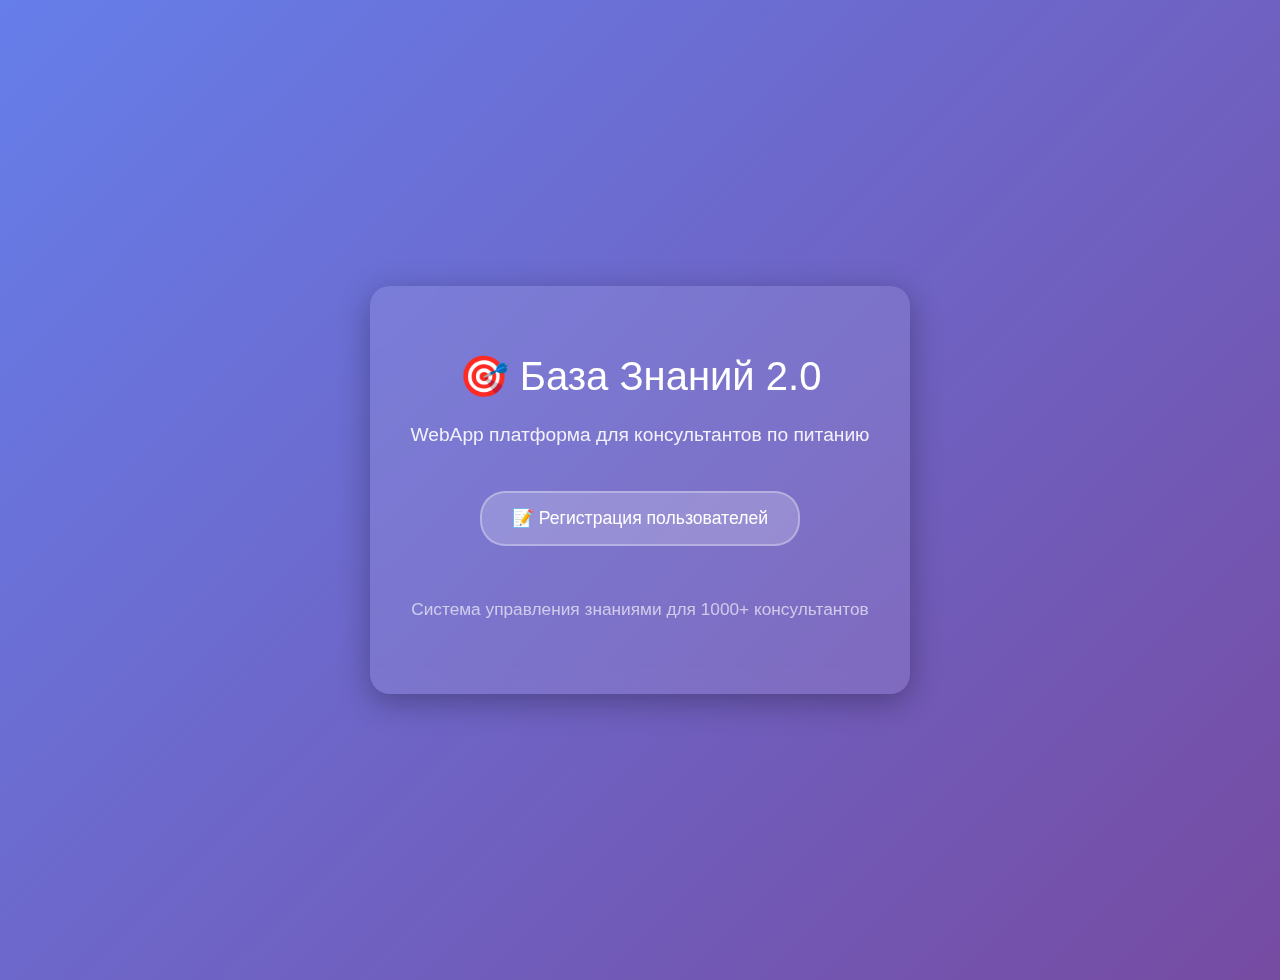
<file: index.html>
<!DOCTYPE html>
<html lang="ru">
<head>
    <meta charset="UTF-8">
    <meta name="viewport" content="width=device-width, initial-scale=1.0">
    <title>БЗ 2.0 WebApp</title>
    <style>
        body {
            font-family: 'Segoe UI', Tahoma, Geneva, Verdana, sans-serif;
            margin: 0;
            padding: 40px 20px;
            background: linear-gradient(135deg, #667eea 0%, #764ba2 100%);
            color: white;
            text-align: center;
            min-height: 100vh;
            display: flex;
            flex-direction: column;
            justify-content: center;
        }
        
        .container {
            max-width: 600px;
            margin: 0 auto;
            background: rgba(255, 255, 255, 0.1);
            padding: 40px;
            border-radius: 20px;
            backdrop-filter: blur(10px);
            box-shadow: 0 8px 32px rgba(0, 0, 0, 0.3);
        }
        
        h1 {
            font-size: 2.5em;
            margin-bottom: 20px;
            font-weight: 300;
        }
        
        p {
            font-size: 1.2em;
            line-height: 1.6;
            margin-bottom: 30px;
            opacity: 0.9;
        }
        
        .btn {
            display: inline-block;
            background: rgba(255, 255, 255, 0.2);
            color: white;
            padding: 15px 30px;
            text-decoration: none;
            border-radius: 25px;
            font-size: 1.1em;
            transition: all 0.3s ease;
            border: 2px solid rgba(255, 255, 255, 0.3);
            margin: 10px;
        }
        
        .btn:hover {
            background: rgba(255, 255, 255, 0.3);
            transform: translateY(-2px);
            box-shadow: 0 4px 15px rgba(0, 0, 0, 0.2);
        }
        
        .footer {
            margin-top: 40px;
            font-size: 0.9em;
            opacity: 0.7;
        }
    </style>
</head>
<body>
    <div class="container">
        <h1>🎯 База Знаний 2.0</h1>
        <p>WebApp платформа для консультантов по питанию</p>
        
        <a href="forms/registration.html" class="btn">
            📝 Регистрация пользователей
        </a>
        
        <div class="footer">
            <p>Система управления знаниями для 1000+ консультантов</p>
        </div>
    </div>
</body>
</html>
</file>
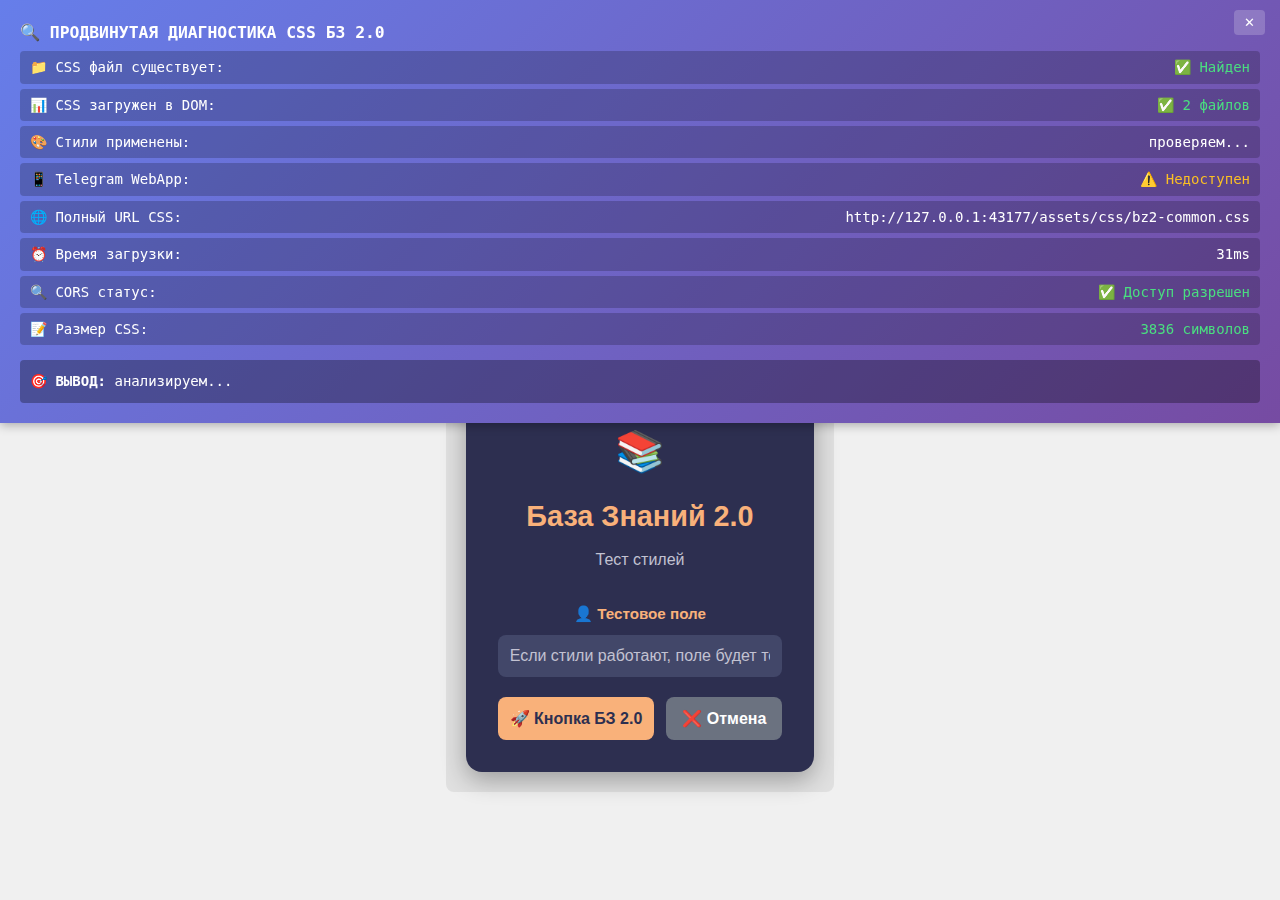
<file: forms/css_diagnosis_advanced.html>
<!DOCTYPE html>
<html lang="ru">
<head>
    <meta charset="UTF-8">
    <meta name="viewport" content="width=device-width, initial-scale=1.0">
    <title>Диагностика CSS БЗ 2.0</title>
    <script src="https://telegram.org/js/telegram-web-app.js"></script>
    
    <!-- ТЕСТИРУЕМ ВНЕШНИЙ CSS -->
    <link rel="stylesheet" href="../assets/css/bz2-common.css" id="externalCSS">
    
    <style>
        /* МИНИМАЛЬНЫЕ СТИЛИ ДЛЯ ДИАГНОСТИКИ */
        .diagnostic-panel {
            position: fixed;
            top: 0;
            left: 0;
            right: 0;
            background: linear-gradient(135deg, #667eea 0%, #764ba2 100%);
            color: white;
            padding: 20px;
            font-family: monospace;
            font-size: 14px;
            z-index: 9999;
            box-shadow: 0 2px 10px rgba(0,0,0,0.3);
        }
        
        .diagnostic-row {
            display: flex;
            justify-content: space-between;
            margin: 5px 0;
            padding: 5px 10px;
            background: rgba(0,0,0,0.2);
            border-radius: 4px;
        }
        
        .status-ok { color: #4ade80; }
        .status-error { color: #f87171; }
        .status-warning { color: #fbbf24; }
        
        .close-btn {
            position: absolute;
            top: 10px;
            right: 15px;
            background: rgba(255,255,255,0.2);
            border: none;
            color: white;
            padding: 5px 10px;
            border-radius: 4px;
            cursor: pointer;
        }
        
        /* БАЗОВЫЕ СТИЛИ НА СЛУЧАЙ ОТСУТСТВИЯ ВНЕШНЕГО CSS */
        body {
            margin: 0;
            padding: 0;
            font-family: -apple-system, BlinkMacSystemFont, sans-serif;
            background: #f0f0f0;
            padding-top: 200px;
        }
        
        .test-container {
            max-width: 400px;
            margin: 20px auto;
            padding: 20px;
            background: #e0e0e0;
            border-radius: 8px;
            text-align: center;
        }
        
        .test-title {
            font-size: 24px;
            margin-bottom: 20px;
            color: #333;
        }
        
        .css-test-element {
            /* Этот элемент будет стилизован внешним CSS если он загружен */
        }
    </style>
</head>
<body>
    <!-- ДИАГНОСТИЧЕСКАЯ ПАНЕЛЬ -->
    <div class="diagnostic-panel" id="diagnosticPanel">
        <button class="close-btn" onclick="closeDiagnostic()">✕</button>
        
        <h3>🔍 ПРОДВИНУТАЯ ДИАГНОСТИКА CSS БЗ 2.0</h3>
        
        <div class="diagnostic-row">
            <span>📁 CSS файл существует:</span>
            <span id="fileExists">проверяем...</span>
        </div>
        
        <div class="diagnostic-row">
            <span>📊 CSS загружен в DOM:</span>
            <span id="cssLoaded">проверяем...</span>
        </div>
        
        <div class="diagnostic-row">
            <span>🎨 Стили применены:</span>
            <span id="stylesApplied">проверяем...</span>
        </div>
        
        <div class="diagnostic-row">
            <span>📱 Telegram WebApp:</span>
            <span id="telegramStatus">проверяем...</span>
        </div>
        
        <div class="diagnostic-row">
            <span>🌐 Полный URL CSS:</span>
            <span id="fullCssUrl">вычисляем...</span>
        </div>
        
        <div class="diagnostic-row">
            <span>⏰ Время загрузки:</span>
            <span id="loadTime">измеряем...</span>
        </div>
        
        <div class="diagnostic-row">
            <span>🔍 CORS статус:</span>
            <span id="corsStatus">проверяем...</span>
        </div>
        
        <div class="diagnostic-row">
            <span>📝 Размер CSS:</span>
            <span id="cssSize">загружаем...</span>
        </div>
        
        <div style="margin-top: 15px; padding: 10px; background: rgba(0,0,0,0.3); border-radius: 4px;">
            <strong>🎯 ВЫВОД:</strong> <span id="conclusion">анализируем...</span>
        </div>
    </div>

    <!-- ТЕСТОВЫЙ КОНТЕНТ -->
    <div class="test-container">
        <h1 class="test-title">Тест внешнего CSS</h1>
        
        <!-- Элемент для проверки применения стилей БЗ 2.0 -->
        <div class="container css-test-element">
            <div class="header">
                <div class="logo">📚</div>
                <h1 class="title">База Знаний 2.0</h1>
                <p class="subtitle">Тест стилей</p>
            </div>
            
            <div class="form-group">
                <label>👤 Тестовое поле</label>
                <input type="text" placeholder="Если стили работают, поле будет темным">
            </div>
            
            <div class="button-group">
                <button class="submit-btn">🚀 Кнопка БЗ 2.0</button>
                <button class="cancel-btn">❌ Отмена</button>
            </div>
        </div>
    </div>

    <script>
        const startTime = Date.now();
        
        // Инициализация Telegram WebApp
        let tg = window.Telegram?.WebApp;
        let user = tg?.initDataUnsafe?.user;
        
        function closeDiagnostic() {
            document.getElementById('diagnosticPanel').style.display = 'none';
        }
        
        // Автоматическое закрытие через 15 секунд
        setTimeout(() => {
            closeDiagnostic();
        }, 15000);
        
        async function runDiagnostics() {
            const results = {};
            
            // 1. Проверка Telegram WebApp
            const telegramStatus = document.getElementById('telegramStatus');
            if (tg && user) {
                telegramStatus.innerHTML = '<span class="status-ok">✅ Работает</span>';
                results.telegram = true;
            } else {
                telegramStatus.innerHTML = '<span class="status-warning">⚠️ Недоступен</span>';
                results.telegram = false;
            }
            
            // 2. Вычисление полного URL CSS
            const fullCssUrl = document.getElementById('fullCssUrl');
            const cssUrl = new URL('../assets/css/bz2-common.css', window.location.href);
            fullCssUrl.textContent = cssUrl.href;
            results.cssUrl = cssUrl.href;
            
            // 3. Проверка существования файла
            const fileExists = document.getElementById('fileExists');
            try {
                const response = await fetch(cssUrl.href, { method: 'HEAD' });
                if (response.ok) {
                    fileExists.innerHTML = '<span class="status-ok">✅ Найден</span>';
                    results.fileExists = true;
                } else {
                    fileExists.innerHTML = `<span class="status-error">❌ ${response.status}</span>`;
                    results.fileExists = false;
                }
            } catch (error) {
                fileExists.innerHTML = `<span class="status-error">❌ CORS/Network</span>`;
                results.fileExists = false;
                results.corsError = true;
            }
            
            // 4. Проверка загрузки CSS в DOM
            const cssLoaded = document.getElementById('cssLoaded');
            const linkElement = document.getElementById('externalCSS');
            const sheetsCount = document.styleSheets.length;
            
            if (sheetsCount > 1) { // > 1 потому что есть встроенные стили
                cssLoaded.innerHTML = `<span class="status-ok">✅ ${sheetsCount} файлов</span>`;
                results.cssLoaded = true;
            } else {
                cssLoaded.innerHTML = '<span class="status-error">❌ Не загружен</span>';
                results.cssLoaded = false;
            }
            
            // 5. Проверка применения стилей
            const stylesApplied = document.getElementById('stylesApplied');
            setTimeout(() => {
                const testElement = document.querySelector('.container');
                if (testElement) {
                    const computedStyle = window.getComputedStyle(testElement);
                    const backgroundColor = computedStyle.backgroundColor;
                    
                    // Проверяем фон БЗ 2.0: rgb(45, 47, 80) = #2d2f50
                    if (backgroundColor === 'rgb(45, 47, 80)') {
                        stylesApplied.innerHTML = '<span class="status-ok">✅ БЗ 2.0 стили</span>';
                        results.stylesApplied = true;
                    } else {
                        stylesApplied.innerHTML = `<span class="status-error">❌ ${backgroundColor}</span>`;
                        results.stylesApplied = false;
                    }
                } else {
                    stylesApplied.innerHTML = '<span class="status-error">❌ Элемент не найден</span>';
                    results.stylesApplied = false;
                }
                
                // Финальный анализ
                analyzeResults(results);
            }, 1000);
            
            // 6. Время загрузки
            const loadTime = document.getElementById('loadTime');
            const elapsedTime = Date.now() - startTime;
            loadTime.textContent = `${elapsedTime}ms`;
            
            // 7. Попытка загрузить содержимое CSS
            const cssSize = document.getElementById('cssSize');
            if (results.fileExists) {
                try {
                    const response = await fetch(cssUrl.href);
                    const cssText = await response.text();
                    cssSize.innerHTML = `<span class="status-ok">${cssText.length} символов</span>`;
                    results.cssContent = cssText.substring(0, 100);
                } catch (error) {
                    cssSize.innerHTML = '<span class="status-error">❌ Не загружен</span>';
                }
            } else {
                cssSize.innerHTML = '<span class="status-error">❌ Файл недоступен</span>';
            }
            
            // 8. CORS статус
            const corsStatus = document.getElementById('corsStatus');
            if (results.corsError) {
                corsStatus.innerHTML = '<span class="status-error">❌ CORS блокировка</span>';
            } else if (results.fileExists) {
                corsStatus.innerHTML = '<span class="status-ok">✅ Доступ разрешен</span>';
            } else {
                corsStatus.innerHTML = '<span class="status-warning">⚠️ Не определен</span>';
            }
        }
        
        function analyzeResults(results) {
            const conclusion = document.getElementById('conclusion');
            
            if (results.stylesApplied) {
                conclusion.innerHTML = '<span class="status-ok">✅ ВСЕ РАБОТАЕТ! Внешний CSS загружается и применяется корректно.</span>';
            } else if (!results.fileExists) {
                conclusion.innerHTML = '<span class="status-error">❌ ФАЙЛ НЕ НАЙДЕН: Проверьте путь к CSS файлу или структуру проекта.</span>';
            } else if (!results.cssLoaded) {
                conclusion.innerHTML = '<span class="status-error">❌ CSS НЕ ЗАГРУЖАЕТСЯ: CORS ограничения или проблемы Telegram WebApp.</span>';
            } else {
                conclusion.innerHTML = '<span class="status-warning">⚠️ CSS загружается, но НЕ ПРИМЕНЯЕТСЯ: Конфликт стилей или специфичность.</span>';
            }
        }
        
        // Запуск диагностики
        document.addEventListener('DOMContentLoaded', function() {
            console.log('🔍 Запуск продвинутой диагностики CSS БЗ 2.0');
            runDiagnostics();
        });
        
        // Логирование для отладки
        window.addEventListener('load', function() {
            console.log('📊 Диагностика завершена');
            console.log('🌐 URL страницы:', window.location.href);
            console.log('📁 CSS URL:', new URL('../assets/css/bz2-common.css', window.location.href).href);
            console.log('📊 Стилей загружено:', document.styleSheets.length);
        });
    </script>
</body>
</html>
</file>
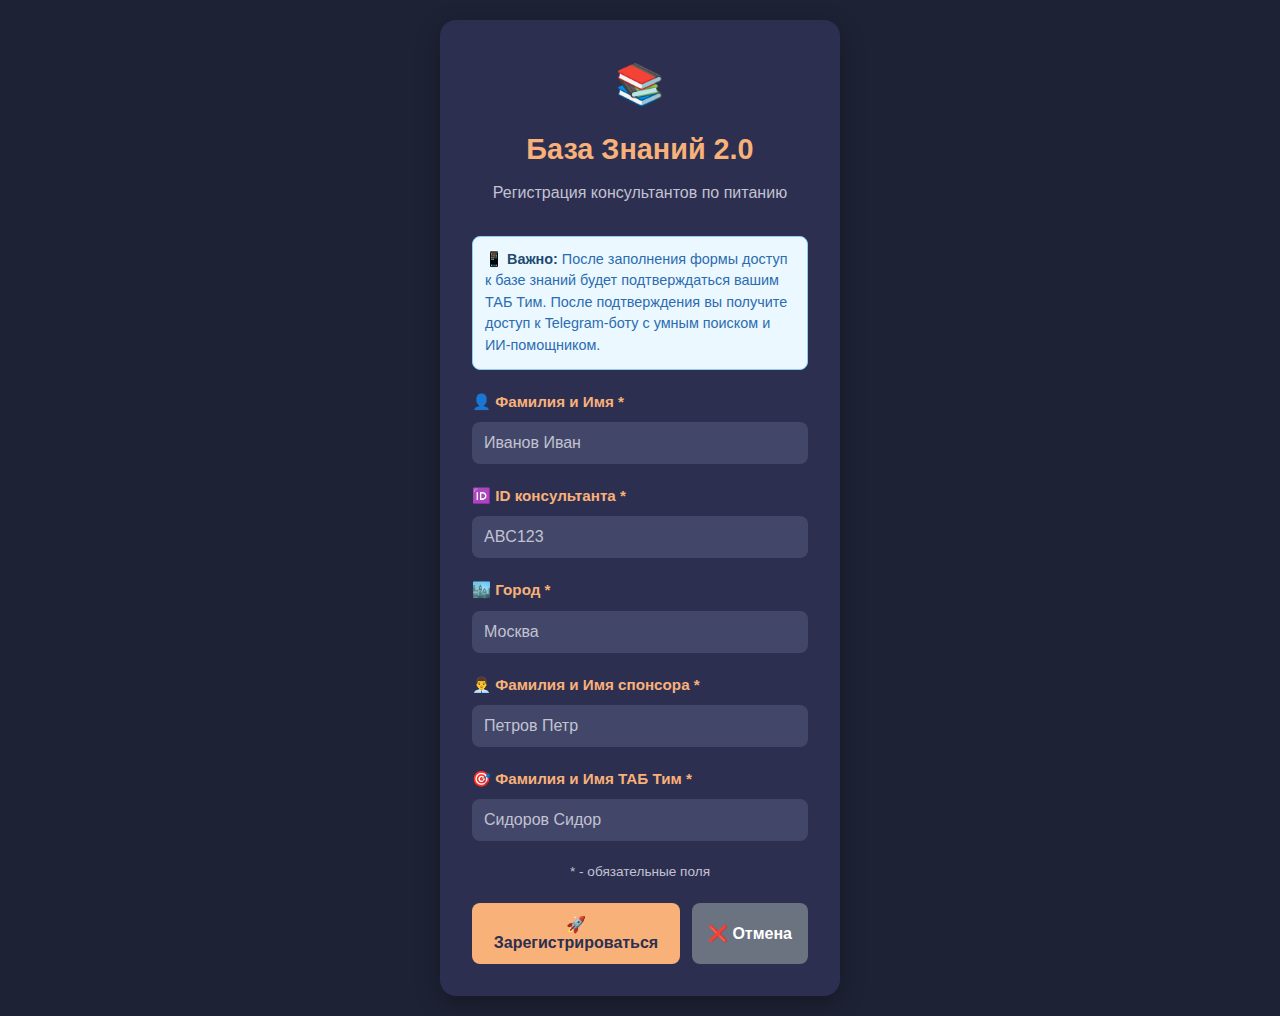
<file: forms/registration w css.html>
<!DOCTYPE html>
<html lang="ru">
<head>
    <meta charset="UTF-8">
    <meta name="viewport" content="width=device-width, initial-scale=1.0">
    <title>База Знаний 2.0 - Регистрация</title>
    <meta name="telegram-web-app-theme-color" content="#1e2235">
    <meta name="telegram-web-app-header-color" content="#f9b17a">
    <script src="https://telegram.org/js/telegram-web-app.js"></script>
    
    <style>
        /* БЗ 2.0 ВСТРОЕННЫЕ СТИЛИ - PRODUCTION READY */
        * {
            margin: 0;
            padding: 0;
            box-sizing: border-box;
        }

        body {
            font-family: 'Raleway', -apple-system, BlinkMacSystemFont, sans-serif;
            background-color: #1e2235;
            min-height: 100vh;
            padding: 20px;
            line-height: 1.6;
            margin: 0;
            display: flex;
            justify-content: center;
            align-items: center;
        }

        .container {
            max-width: 400px;
            width: 100%;
            background-color: #2d2f50;
            border-radius: 16px;
            padding: 32px;
            box-shadow: 0 8px 24px rgba(0, 0, 0, 0.3);
            box-sizing: border-box;
        }

        .header {
            text-align: center;
            margin-bottom: 30px;
        }

        .logo {
            font-size: 2.5rem;
            margin-bottom: 10px;
        }

        .title {
            color: #f9b17a;
            font-size: 1.8rem;
            font-weight: 700;
            margin-bottom: 8px;
            text-align: center;
        }

        .subtitle {
            color: #c2c2d2;
            font-size: 1rem;
            margin-bottom: 20px;
            text-align: center;
        }

        .form-group {
            margin-bottom: 20px;
        }

        .form-group label {
            display: block;
            color: #f9b17a;
            font-weight: 600;
            margin-bottom: 8px;
            font-size: 0.95rem;
        }

        .form-group input, .form-group select {
            width: 100%;
            padding: 12px;
            background-color: #424769;
            border: none;
            border-radius: 8px;
            color: #ffffff;
            font-size: 16px;
            transition: all 0.3s ease;
            box-sizing: border-box;
        }

        .form-group input:focus, .form-group select:focus {
            outline: none;
            background-color: #4a5082;
            box-shadow: 0 0 0 2px rgba(249, 177, 122, 0.3);
        }

        .form-group input::placeholder {
            color: #c2c2d2;
        }

        .button-group {
            display: flex;
            gap: 12px;
            margin-top: 20px;
        }

        .submit-btn {
            flex: 1;
            background-color: #f9b17a;
            color: #2d2f50;
            border: none;
            padding: 12px;
            border-radius: 8px;
            font-size: 16px;
            font-weight: 700;
            cursor: pointer;
            transition: all 0.3s ease;
        }

        .submit-btn:hover {
            background-color: #e09858;
            transform: translateY(-1px);
        }

        .submit-btn:active {
            transform: translateY(0);
        }

        .submit-btn:disabled {
            background-color: #6b7280;
            cursor: not-allowed;
            transform: none;
        }

        .cancel-btn {
            flex: 0 0 auto;
            background-color: #6b7280;
            color: #ffffff;
            border: none;
            padding: 12px 16px;
            border-radius: 8px;
            font-size: 16px;
            font-weight: 600;
            cursor: pointer;
            transition: all 0.3s ease;
        }

        .cancel-btn:hover {
            background-color: #5a6470;
            transform: translateY(-1px);
        }

        .cancel-btn:active {
            transform: translateY(0);
        }

        .result {
            margin-top: 20px;
            padding: 16px;
            border-radius: 12px;
            display: none;
        }

        .result.success {
            background: #f0fff4;
            border: 2px solid #68d391;
            color: #22543d;
        }

        .result.error {
            background: #fed7d7;
            border: 2px solid #fc8181;
            color: #742a2a;
        }

        .loading {
            display: inline-block;
            width: 20px;
            height: 20px;
            border: 3px solid #ffffff;
            border-radius: 50%;
            border-top-color: transparent;
            animation: spin 1s ease-in-out infinite;
            margin-right: 10px;
        }

        @keyframes spin {
            to { transform: rotate(360deg); }
        }

        .telegram-note {
            background: #ebf8ff;
            border: 1px solid #90cdf4;
            border-radius: 8px;
            padding: 12px;
            margin-bottom: 20px;
            font-size: 0.9rem;
            color: #2b6cb0;
            line-height: 1.5;
        }

        .telegram-note strong {
            color: #1e4a72;
        }

        .required-note {
            color: #c2c2d2;
            font-size: 0.85rem;
            text-align: center;
            margin-bottom: 20px;
        }

        @media (max-width: 600px) {
            body {
                padding: 10px;
            }
            
            .container {
                padding: 24px 20px;
            }
            
            .title {
                font-size: 1.5rem;
            }

            .button-group {
                flex-direction: column;
            }

            .cancel-btn {
                flex: 1;
            }
        }
    </style>
</head>
<body>
    <div class="container">
        <div class="header">
            <div class="logo">📚</div>
            <h1 class="title">База Знаний 2.0</h1>
            <p class="subtitle">Регистрация консультантов по питанию</p>
        </div>

        <div class="telegram-note">
            <strong>📱 Важно:</strong> После заполнения формы доступ к базе знаний будет подтверждаться вашим ТАБ Тим. После подтверждения вы получите доступ к Telegram-боту с умным поиском и ИИ-помощником.
        </div>

        <form id="registrationForm">
            <div class="form-group">
                <label for="fullName">👤 Фамилия и Имя *</label>
                <input type="text" id="fullName" name="fullName" required 
                       maxlength="100" pattern="^[А-Яа-яЁё\s-]+$"
                       placeholder="Иванов Иван">
            </div>

            <div class="form-group">
                <label for="consultantId">🆔 ID консультанта *</label>
                <input type="text" id="consultantId" name="consultantId" required 
                       pattern="^[A-Z0-9]+$" maxlength="20"
                       placeholder="ABC123">
            </div>

            <div class="form-group">
                <label for="city">🏙️ Город *</label>
                <input type="text" id="city" name="city" required maxlength="100"
                       placeholder="Москва">
            </div>

            <div class="form-group">
                <label for="sponsor">👨‍💼 Фамилия и Имя спонсора *</label>
                <input type="text" id="sponsor" name="sponsor" required 
                       pattern="^[А-Яа-яЁё\s-]+$" maxlength="100"
                       placeholder="Петров Петр">
            </div>

            <div class="form-group">
                <label for="tabTeam">🎯 Фамилия и Имя ТАБ Тим *</label>
                <input type="text" id="tabTeam" name="tabTeam" required 
                       pattern="^[А-Яа-яЁё\s-]+$" maxlength="100"
                       placeholder="Сидоров Сидор">
            </div>

            <div class="required-note">* - обязательные поля</div>

            <div class="button-group">
                <button type="submit" class="submit-btn" id="submitBtn">
                    🚀 Зарегистрироваться
                </button>
                <button type="button" class="cancel-btn" id="cancelBtn">
                    ❌ Отмена
                </button>
            </div>
        </form>

        <div id="result" class="result"></div>
    </div>

    <script>
        const WEBHOOK_URL = 'https://n8napps.online/webhook/bz2-user-registration';
        
        // Инициализация Telegram WebApp
        let tg = window.Telegram?.WebApp;
        let user = tg?.initDataUnsafe?.user;
        
        // Настройка Telegram WebApp
        if (tg) {
            tg.ready();
            tg.expand();
            tg.enableClosingConfirmation();
        }
        
        // Обработчик кнопки отмены
        document.getElementById('cancelBtn').addEventListener('click', function() {
            if (tg) {
                tg.close();
            } else {
                window.history.back();
            }
        });
        
        // Автоматическое заполнение данных если доступно
        if (user) {
            console.log('📱 Telegram пользователь:', user);
        }
        
        document.getElementById('registrationForm').addEventListener('submit', async function(e) {
            e.preventDefault();
            
            const submitBtn = document.getElementById('submitBtn');
            const result = document.getElementById('result');
            
            // Проверка Telegram WebApp
            if (!user?.id) {
                result.className = 'result error';
                result.innerHTML = '<strong>❌ Ошибка:</strong> Форма должна открываться из Telegram бота';
                result.style.display = 'block';
                return;
            }
            
            // Подготовка UI
            submitBtn.disabled = true;
            submitBtn.innerHTML = '<span class="loading"></span>Отправляем...';
            result.style.display = 'none';
            
            // Сбор данных формы (соответствует схеме BZ2_User_Registration)
            const formData = {
                fullname: document.getElementById('fullName').value.trim(),
                id: document.getElementById('consultantId').value.trim().toUpperCase(),
                city: document.getElementById('city').value.trim(),
                sponsor: document.getElementById('sponsor').value.trim(),
                tab: document.getElementById('tabTeam').value.trim(),
                tgid: user.id,
                username: user.username || null
            };

            console.log('📤 Отправляем данные регистрации:', formData);

            try {
                const response = await fetch(WEBHOOK_URL, {
                    method: 'POST',
                    headers: {
                        'Content-Type': 'application/json',
                    },
                    body: JSON.stringify(formData)
                });

                console.log(`📊 Response status: ${response.status}`);
                const data = await response.json();
                console.log('📥 Ответ сервера:', data);

                if (response.ok && data.success) {
                    result.className = 'result success';
                    result.innerHTML = `
                        <strong>✅ Регистрация отправлена!</strong><br><br>
                        👤 ${formData.fullname}<br>
                        🆔 ID: ${formData.id}<br>
                        🏙️ ${formData.city}<br>
                        🎯 ТАБ Тим: ${formData.tab}<br><br>
                        <strong>⏳ Ожидайте подтверждения</strong><br>
                        Ваш ТАБ Тим получит уведомление и подтвердит доступ к базе знаний.
                    `;
                    
                    // Очистка формы после успешной регистрации
                    document.getElementById('registrationForm').reset();
                    
                    // Уведомление Telegram WebApp о успехе
                    if (tg) {
                        tg.showAlert('✅ Регистрация отправлена! Ожидайте подтверждения от ТАБ Тим.');
                    }
                    
                } else {
                    throw new Error(data.message || 'Неизвестная ошибка сервера');
                }

            } catch (error) {
                console.error('❌ Ошибка регистрации:', error);
                result.className = 'result error';
                result.innerHTML = `
                    <strong>❌ Ошибка регистрации</strong><br>
                    ${error.message}<br><br>
                    Проверьте введенные данные и попробуйте снова.
                `;
                
                // Уведомление Telegram WebApp об ошибке
                if (tg) {
                    tg.showAlert('❌ Ошибка регистрации: ' + error.message);
                }
                
            } finally {
                // Восстановление UI
                submitBtn.disabled = false;
                submitBtn.innerHTML = '🚀 Зарегистрироваться';
                result.style.display = 'block';
                
                // Прокрутка к результату
                result.scrollIntoView({ behavior: 'smooth', block: 'nearest' });
            }
        });

        // Автоматическое преобразование Consultant ID в верхний регистр
        document.getElementById('consultantId').addEventListener('input', function(e) {
            e.target.value = e.target.value.toUpperCase();
        });

        console.log('📚 Форма регистрации БЗ 2.0 загружена (production ready)');
        console.log('📡 Webhook URL:', WEBHOOK_URL);
        console.log('📱 Telegram WebApp:', !!user ? 'инициализирован' : 'недоступен');
    </script>
</body>
</html>
</file>
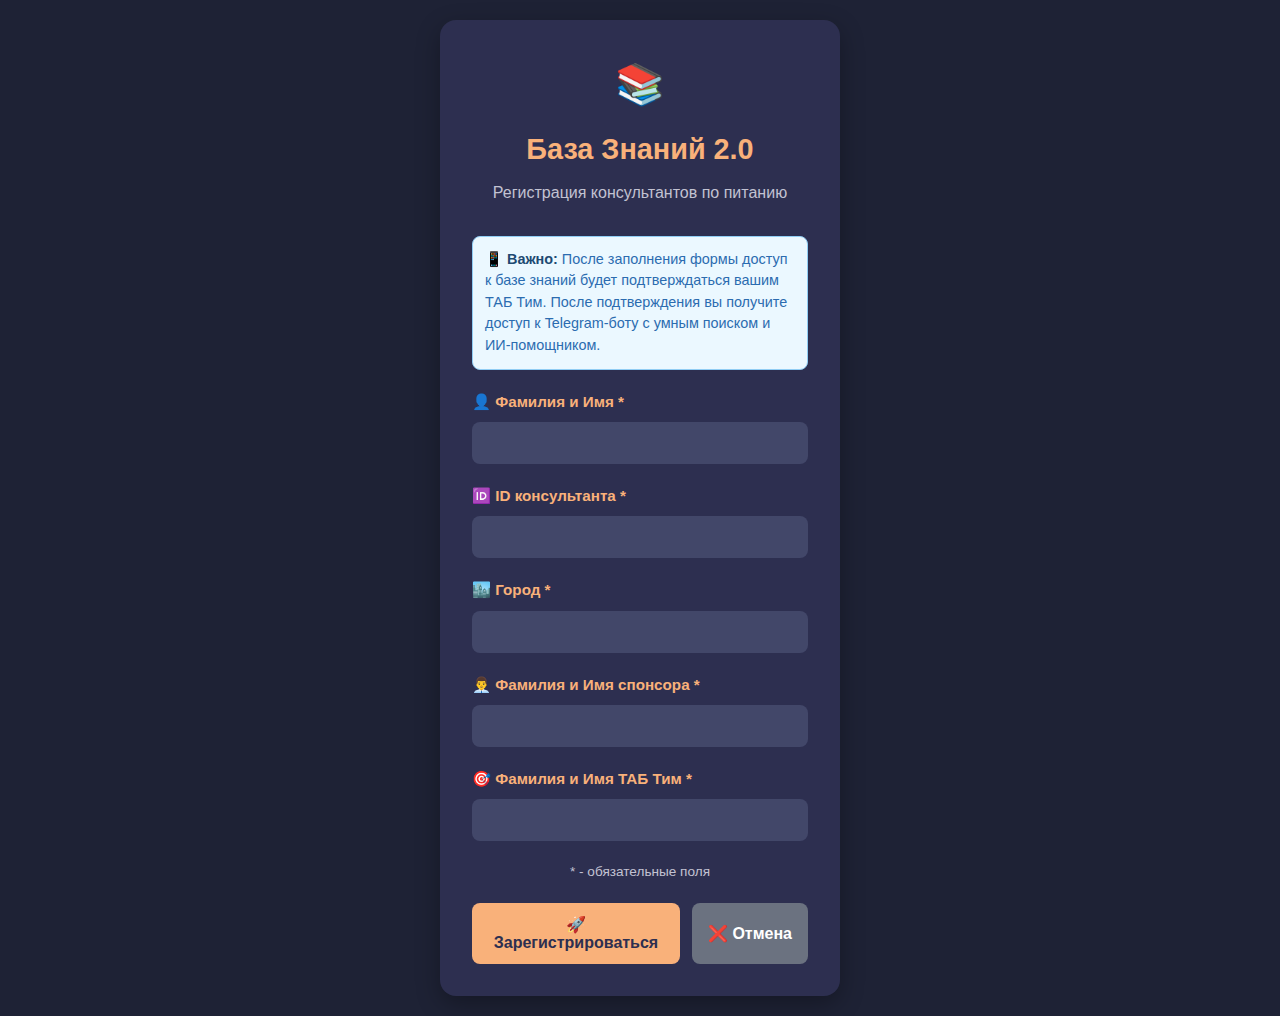
<file: forms/registration wo css bad.html>
<!DOCTYPE html>
<html lang="ru">
<head>
    <meta charset="UTF-8">
    <meta name="viewport" content="width=device-width, initial-scale=1.0">
    <title>База Знаний 2.0 - Регистрация</title>
    <script src="https://telegram.org/js/telegram-web-app.js"></script>
    
    <!-- БЗ 2.0 Common Styles (извлечены из оригинальной формы) -->
    <link rel="stylesheet" href="../assets/css/bz2-common.css">
</head>
<body>
    <div class="container">
        <div class="header">
            <div class="logo">📚</div>
            <h1 class="title">База Знаний 2.0</h1>
            <p class="subtitle">Регистрация консультантов по питанию</p>
        </div>

        <div class="telegram-note">
            <strong>📱 Важно:</strong> После заполнения формы доступ к базе знаний будет подтверждаться вашим ТАБ Тим. После подтверждения вы получите доступ к Telegram-боту с умным поиском и ИИ-помощником.
        </div>

        <form id="registrationForm">
            <div class="form-group">
                <label for="fullName">👤 Фамилия и Имя *</label>
                <input type="text" id="fullName" name="fullName" required 
                       maxlength="100" pattern="^[А-Яа-яЁё\s-]+$">
            </div>

            <div class="form-group">
                <label for="consultantId">🆔 ID консультанта *</label>
                <input type="text" id="consultantId" name="consultantId" required 
                       pattern="^[A-Z0-9]+$" maxlength="20">
            </div>

            <div class="form-group">
                <label for="city">🏙️ Город *</label>
                <input type="text" id="city" name="city" required maxlength="100">
            </div>

            <div class="form-group">
                <label for="sponsor">👨‍💼 Фамилия и Имя спонсора *</label>
                <input type="text" id="sponsor" name="sponsor" required 
                       pattern="^[А-Яа-яЁё\s-]+$" maxlength="100">
            </div>

            <div class="form-group">
                <label for="tabTeam">🎯 Фамилия и Имя ТАБ Тим *</label>
                <input type="text" id="tabTeam" name="tabTeam" required 
                       pattern="^[А-Яа-яЁё\s-]+$" maxlength="100">
            </div>

            <div class="required-note">* - обязательные поля</div>

            <div class="button-group">
                <button type="submit" class="submit-btn" id="submitBtn">
                    🚀 Зарегистрироваться
                </button>
                <button type="button" class="cancel-btn" id="cancelBtn">
                    ❌ Отмена
                </button>
            </div>
        </form>

        <div id="result" class="result"></div>
    </div>

    <script>
        const WEBHOOK_URL = 'https://n8napps.online/webhook/bz2-user-registration';
        
        // Инициализация Telegram WebApp
        let tg = window.Telegram.WebApp;
        let user = tg.initDataUnsafe?.user;
        
        // Обработчик кнопки отмены
        document.getElementById('cancelBtn').addEventListener('click', function() {
            if (tg) {
                tg.close();
            } else {
                window.history.back();
            }
        });
        
        // Автоматическое заполнение данных если доступно
        if (user) {
            console.log('📱 Telegram пользователь:', user);
        }
        
        document.getElementById('registrationForm').addEventListener('submit', async function(e) {
            e.preventDefault();
            
            const submitBtn = document.getElementById('submitBtn');
            const result = document.getElementById('result');
            
            // Проверка Telegram WebApp
            if (!user?.id) {
                result.className = 'result error';
                result.innerHTML = '<strong>❌ Ошибка:</strong> Форма должна открываться из Telegram бота';
                result.style.display = 'block';
                return;
            }
            
            // Подготовка UI
            submitBtn.disabled = true;
            submitBtn.innerHTML = '<span class="loading"></span>Отправляем...';
            result.style.display = 'none';
            
            // Сбор данных формы (соответствует схеме BZ2_User_Registration)
            const formData = {
                fullname: document.getElementById('fullName').value.trim(),
                id: document.getElementById('consultantId').value.trim().toUpperCase(),
                city: document.getElementById('city').value.trim(),
                sponsor: document.getElementById('sponsor').value.trim(),
                tab: document.getElementById('tabTeam').value.trim(),
                tgid: user.id,
                username: user.username || null
            };

            console.log('📤 Отправляем данные регистрации:', formData);

            try {
                const response = await fetch(WEBHOOK_URL, {
                    method: 'POST',
                    headers: {
                        'Content-Type': 'application/json',
                    },
                    body: JSON.stringify(formData)
                });

                console.log(`📊 Response status: ${response.status}`);
                const data = await response.json();
                console.log('📥 Ответ сервера:', data);

                if (response.ok && data.success) {
                    result.className = 'result success';
                    result.innerHTML = `
                        <strong>✅ Регистрация отправлена!</strong><br><br>
                        👤 ${formData.fullname}<br>
                        🆔 ID: ${formData.id}<br>
                        🏙️ ${formData.city}<br>
                        🎯 ТАБ Тим: ${formData.tab}<br><br>
                        <strong>⏳ Ожидайте подтверждения</strong><br>
                        Ваш ТАБ Тим получит уведомление и подтвердит доступ к базе знаний.
                    `;
                    
                    // Очистка формы после успешной регистрации
                    document.getElementById('registrationForm').reset();
                    
                    // Уведомление Telegram WebApp о успехе
                    if (tg) {
                        tg.showAlert('✅ Регистрация отправлена! Ожидайте подтверждения от ТАБ Тим.');
                    }
                    
                } else {
                    throw new Error(data.message || 'Неизвестная ошибка сервера');
                }

            } catch (error) {
                console.error('❌ Ошибка регистрации:', error);
                result.className = 'result error';
                result.innerHTML = `
                    <strong>❌ Ошибка регистрации</strong><br>
                    ${error.message}<br><br>
                    Проверьте введенные данные и попробуйте снова.
                `;
                
                // Уведомление Telegram WebApp об ошибке
                if (tg) {
                    tg.showAlert('❌ Ошибка регистрации: ' + error.message);
                }
                
            } finally {
                // Восстановление UI
                submitBtn.disabled = false;
                submitBtn.innerHTML = '🚀 Зарегистрироваться';
                result.style.display = 'block';
                
                // Прокрутка к результату
                result.scrollIntoView({ behavior: 'smooth', block: 'nearest' });
            }
        });

        // Автоматическое преобразование Consultant ID в верхний регистр
        document.getElementById('consultantId').addEventListener('input', function(e) {
            e.target.value = e.target.value.toUpperCase();
        });

        console.log('📚 Форма регистрации БЗ 2.0 загружена');
        console.log('📡 Webhook URL:', WEBHOOK_URL);
        console.log('📱 Telegram WebApp:', !!user ? 'инициализирован' : 'недоступен');
    </script>
</body>
</html>
</file>
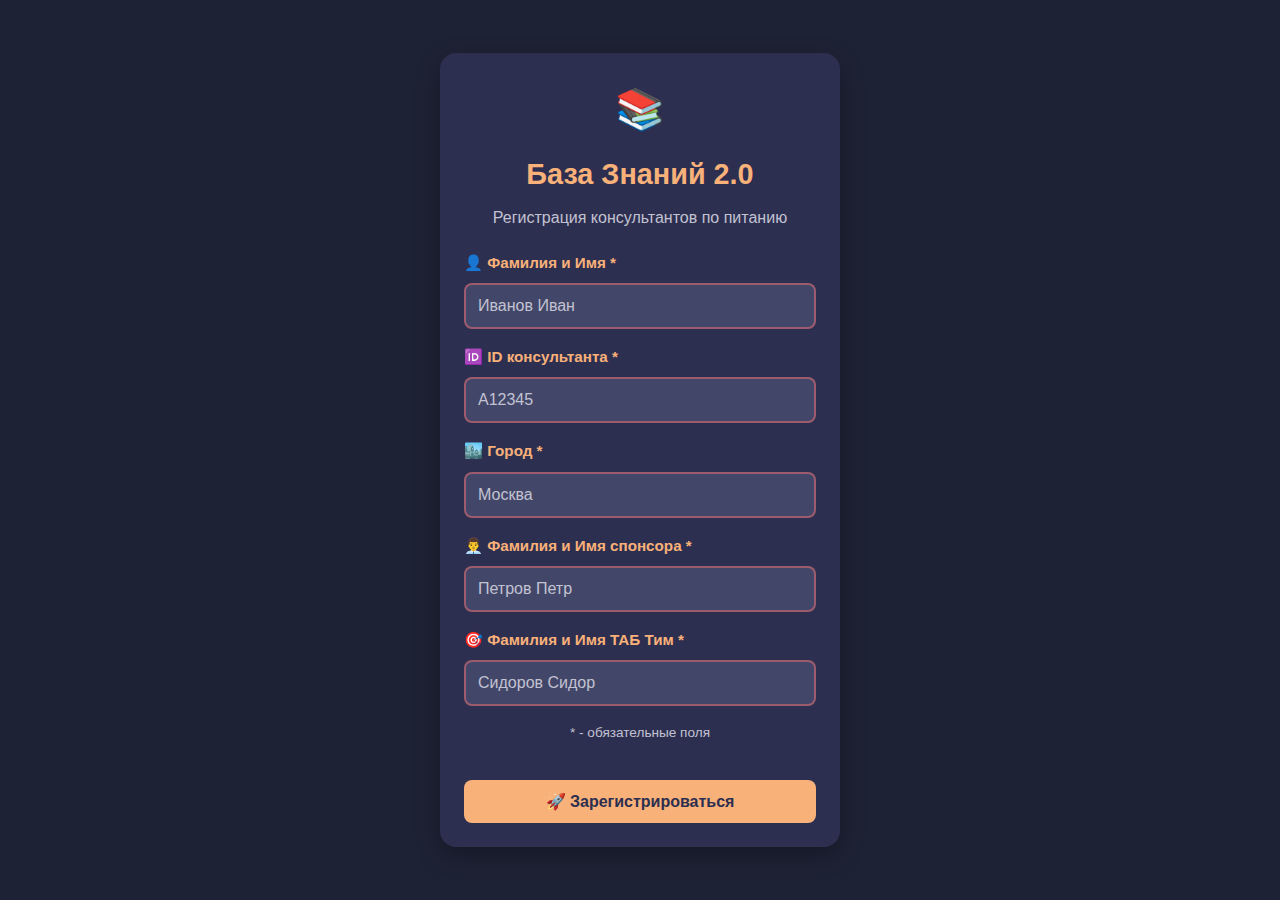
<file: forms/registration.html>
<!DOCTYPE html>
<html lang="ru">

<head>
    <meta charset="UTF-8">
    <meta name="viewport" content="width=device-width, initial-scale=1.0">
    <title>База Знаний 2.0 - Регистрация</title>
    <meta name="telegram-web-app-theme-color" content="#1e2235">
    <meta name="telegram-web-app-header-color" content="#f9b17a">
    <script src="https://telegram.org/js/telegram-web-app.js"></script>

    <!-- БЗ 2.0 ВНЕШНИЙ CSS ФАЙЛ -->
    <link rel="stylesheet" href="../assets/css/bz2-common.css">

    <style>
        /* ОПТИМИЗАЦИЯ ДЛЯ ОДНОГО ЭКРАНА */
        body {
            padding: 10px;
            /* Уменьшен отступ */
        }

        .container {
            padding: 24px;
            /* Уменьшен padding */
        }

        .header {
            margin-bottom: 20px;
            /* Уменьшен отступ */
        }

        .form-group {
            margin-bottom: 16px;
            /* Уменьшен отступ между полями */
        }

        /* ОДНА КНОПКА НА ВСЮ ШИРИНУ */
        .submit-btn {
            width: 100%;
            margin-top: 20px;
        }

        .required-note {
            margin-bottom: 16px;
            /* Уменьшен отступ */
        }

        /* ВАЛИДАЦИЯ В РЕАЛЬНОМ ВРЕМЕНИ */
        .form-group input:invalid {
            border: 2px solid rgba(248, 113, 113, 0.5);
        }

        .form-group input:valid {
            border: 2px solid rgba(34, 197, 94, 0.3);
        }

        .validation-hint {
            font-size: 0.8rem;
            color: #c2c2d2;
            margin-top: 4px;
            display: none;
        }

        .form-group input:focus+.validation-hint {
            display: block;
        }

        /* АНИМАЦИЯ УСПЕШНОЙ РЕГИСТРАЦИИ */
        .success-animation {
            animation: successPulse 0.6s ease-in-out;
        }

        @keyframes successPulse {
            0% {
                transform: scale(1);
            }

            50% {
                transform: scale(1.02);
            }

            100% {
                transform: scale(1);
            }
        }

        /* СЧЕТЧИК ЗАКРЫТИЯ */
        .auto-close-timer {
            font-size: 0.9rem;
            color: #f9b17a;
            margin-top: 10px;
            text-align: center;
            font-weight: 500;
        }
    </style>
</head>

<body>
    <div class="container">
        <div class="header">
            <div class="logo">📚</div>
            <h1 class="title">База Знаний 2.0</h1>
            <p class="subtitle">Регистрация консультантов по питанию</p>
        </div>

        <form id="registrationForm">
            <div class="form-group">
                <label for="fullName">👤 Фамилия и Имя *</label>
                <input type="text" id="fullName" name="fullName" required
                    pattern="^[А-Яа-яЁё]+\s[А-Яа-яЁё]+(\s[А-Яа-яЁё]+)?$"
                    title="Введите 2-3 слова на кириллице (например: Иванов Иван)" placeholder="Иванов Иван">
                <div class="validation-hint">2-3 слова на кириллице</div>
            </div>

            <div class="form-group">
                <label for="consultantId">🆔 ID консультанта *</label>
                <input type="text" id="consultantId" name="consultantId" required pattern="^[A-Z0-9]+$" maxlength="20"
                    title="Заглавные латинские буквы и цифры в любом порядке" placeholder="A12345">
                <div class="validation-hint">Латинские буквы и цифры (A12345, ABC123, 123ABC)</div>
            </div>

            <div class="form-group">
                <label for="city">🏙️ Город *</label>
                <input type="text" id="city" name="city" required pattern="^[А-Яа-яЁё\s-]{2,30}$"
                    title="2-30 символов на кириллице" placeholder="Москва">
                <div class="validation-hint">2-30 символов на кириллице</div>
            </div>

            <div class="form-group">
                <label for="sponsor">👨‍💼 Фамилия и Имя спонсора *</label>
                <input type="text" id="sponsor" name="sponsor" required
                    pattern="^[А-Яа-яЁё]+\s[А-Яа-яЁё]+(\s[А-Яа-яЁё]+)?$"
                    title="Введите 2-3 слова на кириллице (например: Петров Петр)" placeholder="Петров Петр">
                <div class="validation-hint">2-3 слова на кириллице</div>
            </div>

            <div class="form-group">
                <label for="tabTeam">🎯 Фамилия и Имя ТАБ Тим *</label>
                <input type="text" id="tabTeam" name="tabTeam" required
                    pattern="^[А-Яа-яЁё]+\s[А-Яа-яЁё]+(\s[А-Яа-яЁё]+)?$"
                    title="Введите 2-3 слова на кириллице (например: Сидоров Сидор)" placeholder="Сидоров Сидор">
                <div class="validation-hint">2-3 слова на кириллице</div>
            </div>

            <div class="required-note">* - обязательные поля</div>

            <button type="submit" class="submit-btn" id="submitBtn">
                🚀 Зарегистрироваться
            </button>
        </form>

        <div id="result" class="result"></div>
    </div>

    <script>
        const WEBHOOK_URL = 'https://n8napps.online/webhook/bz2-user-registration';

        // Инициализация Telegram WebApp
        let tg = window.Telegram?.WebApp;
        let user = tg?.initDataUnsafe?.user;

        // Настройка Telegram WebApp
        if (tg) {
            tg.ready();
            tg.expand();
            tg.enableClosingConfirmation();
        }

        // Автоматическое заполнение данных если доступно
        if (user) {
            console.log('📱 Telegram пользователь:', user);
        }

        // ФУНКЦИЯ АВТОМАТИЧЕСКОГО ЗАКРЫТИЯ
        function autoCloseApp(seconds = 2) {
            let countdown = seconds;
            const timerDiv = document.createElement('div');
            timerDiv.className = 'auto-close-timer';
            timerDiv.innerHTML = `🔄 Форма закроется через ${countdown} сек...`;

            document.getElementById('result').appendChild(timerDiv);

            const timer = setInterval(() => {
                countdown--;
                timerDiv.innerHTML = `🔄 Форма закроется через ${countdown} сек...`;

                if (countdown <= 0) {
                    clearInterval(timer);
                    if (tg && tg.close) {
                        tg.close();
                    }
                }
            }, 1000);
        }

        document.getElementById('registrationForm').addEventListener('submit', async function (e) {
            e.preventDefault();

            const submitBtn = document.getElementById('submitBtn');
            const result = document.getElementById('result');

            // Проверка Telegram WebApp
            if (!user?.id) {
                result.className = 'result error';
                result.innerHTML = '<strong>❌ Ошибка:</strong> Форма должна открываться из Telegram бота';
                result.style.display = 'block';
                return;
            }

            // Подготовка UI
            submitBtn.disabled = true;
            submitBtn.innerHTML = '<span class="loading"></span>Отправляем...';
            result.style.display = 'none';

            // Сбор данных формы (соответствует схеме BZ2_User_Registration)
            const formData = {
                fullname: document.getElementById('fullName').value.trim(),
                id: document.getElementById('consultantId').value.trim().toUpperCase(),
                city: document.getElementById('city').value.trim(),
                sponsor: document.getElementById('sponsor').value.trim(),
                tab: document.getElementById('tabTeam').value.trim(),
                tgid: user.id, // Оставляем как число
                username: user.username || null
            };

            // Дополнительная валидация на стороне клиента
            const validationErrors = [];

            // Проверка ID консультанта (любая последовательность букв и цифр)
            if (!/^[A-Z0-9]+$/.test(formData.id)) {
                validationErrors.push('ID консультанта должен содержать только заглавные латинские буквы и цифры');
            }

            // Проверка ФИО (2-3 слова)
            if (!/^[А-Яа-яЁё]+\s[А-Яа-яЁё]+(\s[А-Яа-яЁё]+)?$/.test(formData.fullname)) {
                validationErrors.push('ФИО должно содержать 2-3 слова на кириллице');
            }

            // Проверка города
            if (!/^[А-Яа-яЁё\s-]{2,30}$/.test(formData.city)) {
                validationErrors.push('Город должен содержать 2-30 символов на кириллице');
            }

            // Проверка спонсора
            if (!/^[А-Яа-яЁё]+\s[А-Яа-яЁё]+(\s[А-Яа-яЁё]+)?$/.test(formData.sponsor)) {
                validationErrors.push('Спонсор должен содержать 2-3 слова на кириллице');
            }

            // Проверка ТАБ Тим
            if (!/^[А-Яа-яЁё]+\s[А-Яа-яЁё]+(\s[А-Яа-яЁё]+)?$/.test(formData.tab)) {
                validationErrors.push('ТАБ Тим должен содержать 2-3 слова на кириллице');
            }

            // Проверка Telegram ID (должно быть числом)
            if (!Number.isInteger(formData.tgid) || formData.tgid <= 0) {
                validationErrors.push('Некорректный Telegram ID');
            }

            // Если есть ошибки валидации
            if (validationErrors.length > 0) {
                result.className = 'result error';
                result.innerHTML = `
                    <strong>❌ Ошибки в заполнении:</strong><br>
                    ${validationErrors.map(error => `• ${error}`).join('<br>')}
                `;
                result.style.display = 'block';
                submitBtn.disabled = false;
                submitBtn.innerHTML = '🚀 Зарегистрироваться';
                return;
            }

            console.log('📤 Отправляем данные регистрации:', formData);

            try {
                const response = await fetch(WEBHOOK_URL, {
                    method: 'POST',
                    headers: {
                        'Content-Type': 'application/json',
                    },
                    body: JSON.stringify(formData)
                });

                console.log(`📊 Response status: ${response.status}`);
                const data = await response.json();
                console.log('📥 Ответ сервера:', data);

                if (response.ok && data.success) {
                    // УСПЕШНАЯ РЕГИСТРАЦИЯ - ТОЛЬКО СООБЩЕНИЕ ВНИЗУ
                    result.className = 'result success success-animation';
                    result.innerHTML = `
                        <strong>✅ Регистрация отправлена!</strong><br><br>
                        👤 ${formData.fullname}<br>
                        🆔 ID: ${formData.id}<br>
                        🏙️ ${formData.city}<br>
                        🎯 ТАБ Тим: ${formData.tab}<br><br>
                        <strong>⏳ Ожидайте подтверждения</strong><br>
                        Ваш ТАБ Тим получит уведомление и подтвердит доступ к базе знаний.
                    `;

                    // Очистка формы после успешной регистрации
                    document.getElementById('registrationForm').reset();

                    // АВТОМАТИЧЕСКОЕ ЗАКРЫТИЕ ЧЕРЕЗ 2 СЕКУНДЫ
                    autoCloseApp(2);

                } else {
                    throw new Error(data.message || 'Неизвестная ошибка сервера');
                }

            } catch (error) {
                console.error('❌ Ошибка регистрации:', error);

                // Проверяем тип ошибки
                const isDuplicateUser = error.message.includes('уже зарегистрированы');

                if (isDuplicateUser) {
                    // Для дублирующей регистрации - информационное сообщение
                    result.className = 'result success';  // Меняем стиль на успех
                    result.innerHTML = `
            <strong>ℹ️ Информация о регистрации</strong><br>
            ${error.message}
        `;

                    console.log('ℹ️ Пользователь уже зарегистрирован - показываем информационное сообщение');

                } else {
                    // Для валидационных ошибок - стандартное сообщение
                    result.className = 'result error';
                    result.innerHTML = `
            <strong>❌ Ошибка регистрации</strong><br>
            ${error.message}<br><br>
            Проверьте введенные данные и попробуйте снова.
        `;

                    // ПРИ ОШИБКЕ НЕ ЗАКРЫВАЕМ ФОРМУ - ПОЛЬЗОВАТЕЛЬ МОЖЕТ ИСПРАВИТЬ
                    console.log('💡 Форма остается открытой для исправления ошибок');
                }

            } finally {
                // Восстановление UI
                submitBtn.disabled = false;
                submitBtn.innerHTML = '🚀 Зарегистрироваться';
                result.style.display = 'block';

                // Прокрутка к результату
                result.scrollIntoView({ behavior: 'smooth', block: 'nearest' });
            }
        });

        // Автоматическое преобразование Consultant ID в верхний регистр
        document.getElementById('consultantId').addEventListener('input', function (e) {
            e.target.value = e.target.value.toUpperCase();
        });

        console.log('📚 Форма регистрации БЗ 2.0 загружена (ИСПРАВЛЕННАЯ UX v3)');
        console.log('📡 Webhook URL:', WEBHOOK_URL);
        console.log('📱 Telegram WebApp:', !!user ? 'инициализирован' : 'недоступен');
        console.log('🎯 UX: Убраны модальные окна, добавлено автозакрытие');
    </script>
</body>

</html>
</file>
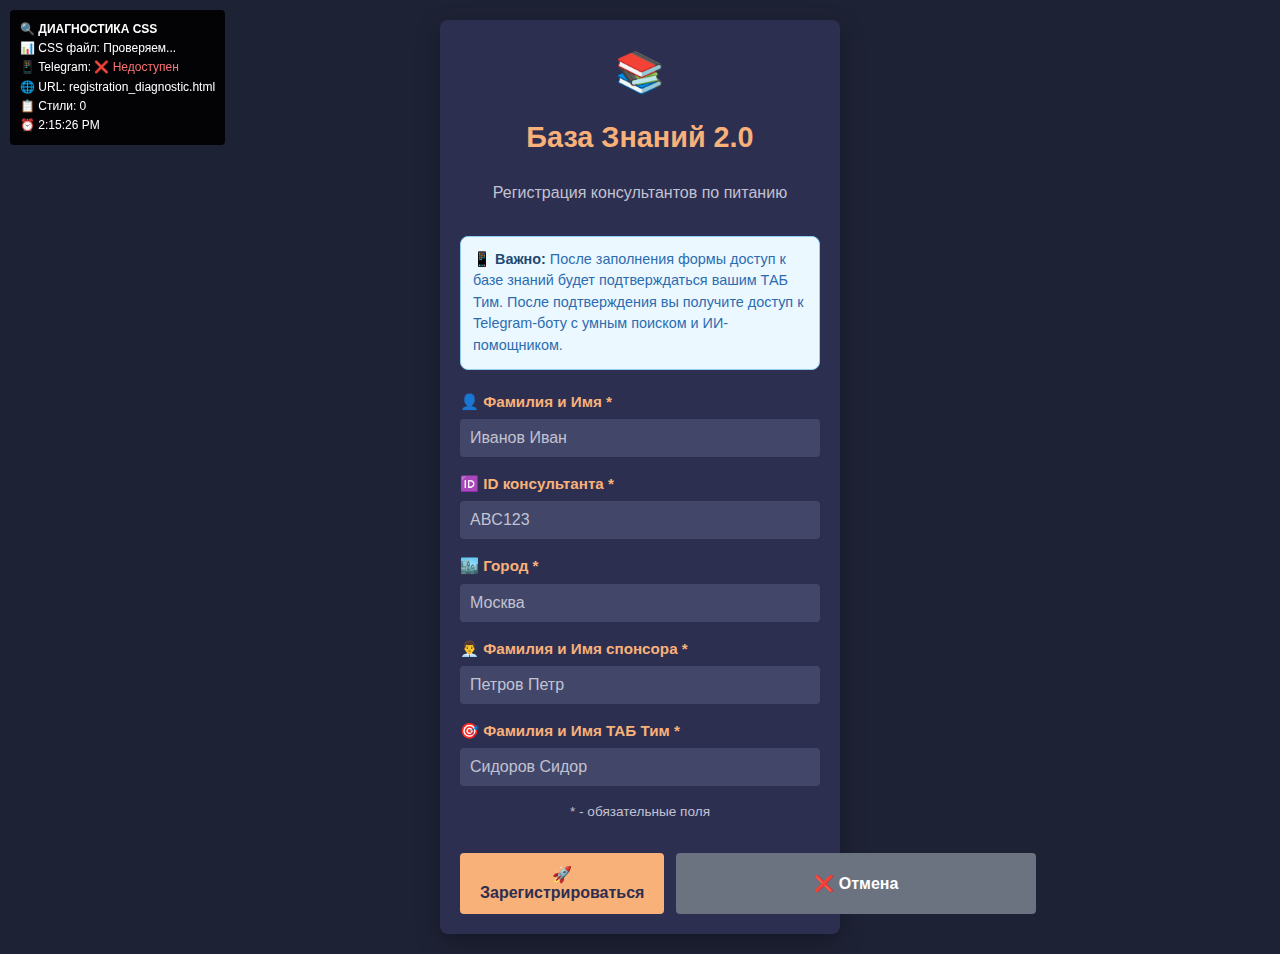
<file: forms/registration_diagnostic.html>
<!DOCTYPE html>
<html lang="ru">
<head>
    <meta charset="UTF-8">
    <meta name="viewport" content="width=device-width, initial-scale=1.0">
    <title>База Знаний 2.0 - Регистрация (Диагностика)</title>
    <script src="https://telegram.org/js/telegram-web-app.js"></script>
    
    <!-- ДИАГНОСТИКА CSS ЗАГРУЗКИ -->
    <link rel="stylesheet" href="../assets/css/bz2-common.css" id="mainCSS">
    
    <!-- FALLBACK СТИЛИ (если CSS не загрузится) -->
    <style id="fallbackStyles">
        /* Минимальные стили на случай проблем с CSS */
        body {
            font-family: -apple-system, BlinkMacSystemFont, sans-serif;
            background-color: #1e2235;
            color: white;
            padding: 20px;
            margin: 0;
        }
        
        .container {
            max-width: 400px;
            margin: 0 auto;
            background-color: #2d2f50;
            padding: 20px;
            border-radius: 8px;
        }
        
        .title { 
            color: #f9b17a; 
            text-align: center; 
            margin-bottom: 20px;
        }
        
        .form-group { 
            margin-bottom: 15px; 
        }
        
        .form-group label { 
            display: block; 
            color: #f9b17a; 
            margin-bottom: 5px; 
        }
        
        .form-group input { 
            width: 100%; 
            padding: 10px; 
            background-color: #424769; 
            border: none; 
            border-radius: 4px; 
            color: white;
            box-sizing: border-box;
        }
        
        .submit-btn { 
            background-color: #f9b17a; 
            color: #2d2f50; 
            border: none; 
            padding: 12px 20px; 
            border-radius: 4px; 
            cursor: pointer;
            width: 100%;
            font-size: 16px;
            margin-top: 10px;
        }
        
        .cancel-btn { 
            background-color: #6b7280; 
            color: white; 
            border: none; 
            padding: 10px 20px; 
            border-radius: 4px; 
            cursor: pointer;
            width: 100%;
            margin-top: 10px;
        }
        
        .diagnostic { 
            position: fixed; 
            top: 10px; 
            left: 10px; 
            background: rgba(0,0,0,0.9); 
            color: white; 
            padding: 10px; 
            font-size: 12px; 
            border-radius: 4px; 
            z-index: 9999;
            max-width: 300px;
        }
        
        .telegram-note { 
            background: #ebf8ff; 
            color: #2b6cb0; 
            padding: 12px; 
            border-radius: 8px; 
            margin-bottom: 20px; 
        }
        
        .result { 
            margin-top: 20px; 
            padding: 15px; 
            border-radius: 8px; 
            display: none; 
        }
        
        .result.success { 
            background: #f0fff4; 
            color: #22543d; 
            border: 2px solid #68d391; 
        }
        
        .result.error { 
            background: #fed7d7; 
            color: #742a2a; 
            border: 2px solid #fc8181; 
        }
    </style>
</head>
<body>
    <!-- ДИАГНОСТИЧЕСКАЯ ПАНЕЛЬ -->
    <div class="diagnostic" id="diagnostic">
        🔍 <strong>ДИАГНОСТИКА CSS</strong><br>
        📊 CSS файл: <span id="cssStatus">Проверяем...</span><br>
        📱 Telegram: <span id="tgStatus">Проверяем...</span><br>
        🌐 URL: <span id="urlInfo"></span><br>
        📋 Стили: <span id="stylesCount">0</span><br>
        ⏰ <span id="timestamp"></span>
    </div>

    <div class="container">
        <div class="header">
            <div class="logo">📚</div>
            <h1 class="title">База Знаний 2.0</h1>
            <p class="subtitle">Регистрация консультантов по питанию</p>
        </div>

        <div class="telegram-note">
            <strong>📱 Важно:</strong> После заполнения формы доступ к базе знаний будет подтверждаться вашим ТАБ Тим. После подтверждения вы получите доступ к Telegram-боту с умным поиском и ИИ-помощником.
        </div>

        <form id="registrationForm">
            <div class="form-group">
                <label for="fullName">👤 Фамилия и Имя *</label>
                <input type="text" id="fullName" name="fullName" required 
                       maxlength="100" pattern="^[А-Яа-яЁё\s-]+$"
                       placeholder="Иванов Иван">
            </div>

            <div class="form-group">
                <label for="consultantId">🆔 ID консультанта *</label>
                <input type="text" id="consultantId" name="consultantId" required 
                       pattern="^[A-Z0-9]+$" maxlength="20"
                       placeholder="ABC123">
            </div>

            <div class="form-group">
                <label for="city">🏙️ Город *</label>
                <input type="text" id="city" name="city" required maxlength="100"
                       placeholder="Москва">
            </div>

            <div class="form-group">
                <label for="sponsor">👨‍💼 Фамилия и Имя спонсора *</label>
                <input type="text" id="sponsor" name="sponsor" required 
                       pattern="^[А-Яа-яЁё\s-]+$" maxlength="100"
                       placeholder="Петров Петр">
            </div>

            <div class="form-group">
                <label for="tabTeam">🎯 Фамилия и Имя ТАБ Тим *</label>
                <input type="text" id="tabTeam" name="tabTeam" required 
                       pattern="^[А-Яа-яЁё\s-]+$" maxlength="100"
                       placeholder="Сидоров Сидор">
            </div>

            <div class="required-note">* - обязательные поля</div>

            <div class="button-group">
                <button type="submit" class="submit-btn" id="submitBtn">
                    🚀 Зарегистрироваться
                </button>
                <button type="button" class="cancel-btn" id="cancelBtn">
                    ❌ Отмена
                </button>
            </div>
        </form>

        <div id="result" class="result"></div>
    </div>

    <script>
        // ДИАГНОСТИКА СИСТЕМЫ
        document.addEventListener('DOMContentLoaded', function() {
            const diagnostic = document.getElementById('diagnostic');
            const cssStatus = document.getElementById('cssStatus');
            const tgStatus = document.getElementById('tgStatus');
            const urlInfo = document.getElementById('urlInfo');
            const stylesCount = document.getElementById('stylesCount');
            const timestamp = document.getElementById('timestamp');
            
            // Время загрузки
            timestamp.textContent = new Date().toLocaleTimeString();
            
            // URL информация
            urlInfo.textContent = window.location.href.split('/').pop();
            
            // Проверка Telegram WebApp
            if (window.Telegram && window.Telegram.WebApp) {
                tgStatus.innerHTML = '<span style="color: #4ade80">✅ Работает</span>';
            } else {
                tgStatus.innerHTML = '<span style="color: #f87171">❌ Недоступен</span>';
            }
            
            // Проверка загрузки CSS
            setTimeout(() => {
                const cssLink = document.getElementById('mainCSS');
                const sheetsCount = document.styleSheets.length;
                stylesCount.textContent = sheetsCount;
                
                // Проверяем есть ли основные CSS правила
                const testElement = document.createElement('div');
                testElement.className = 'container';
                document.body.appendChild(testElement);
                
                const computedStyle = window.getComputedStyle(testElement);
                const backgroundColor = computedStyle.backgroundColor;
                
                document.body.removeChild(testElement);
                
                if (backgroundColor === 'rgb(45, 47, 80)' || sheetsCount > 1) {
                    cssStatus.innerHTML = '<span style="color: #4ade80">✅ Загружен</span>';
                } else {
                    cssStatus.innerHTML = '<span style="color: #f87171">❌ Не загружен</span>';
                    
                    // Попытка прямой загрузки
                    fetch('../assets/css/bz2-common.css')
                        .then(response => {
                            if (response.ok) {
                                cssStatus.innerHTML = '<span style="color: #fbbf24">⚠️ Файл есть, но не применяется</span>';
                            } else {
                                cssStatus.innerHTML = '<span style="color: #f87171">❌ Файл не найден (' + response.status + ')</span>';
                            }
                        })
                        .catch(error => {
                            cssStatus.innerHTML = '<span style="color: #f87171">❌ Ошибка загрузки</span>';
                        });
                }
            }, 1000);
            
            // Скрыть диагностику через 10 секунд
            setTimeout(() => {
                diagnostic.style.display = 'none';
            }, 10000);
        });
        
        const WEBHOOK_URL = 'https://n8napps.online/webhook/bz2-user-registration';
        
        // Инициализация Telegram WebApp
        let tg = window.Telegram?.WebApp;
        let user = tg?.initDataUnsafe?.user;
        
        // Обработчик кнопки отмены
        document.getElementById('cancelBtn').addEventListener('click', function() {
            if (tg) {
                tg.close();
            } else {
                window.history.back();
            }
        });
        
        // Автоматическое заполнение данных если доступно
        if (user) {
            console.log('📱 Telegram пользователь:', user);
        }
        
        document.getElementById('registrationForm').addEventListener('submit', async function(e) {
            e.preventDefault();
            
            const submitBtn = document.getElementById('submitBtn');
            const result = document.getElementById('result');
            
            // Проверка Telegram WebApp
            if (!user?.id) {
                result.className = 'result error';
                result.innerHTML = '<strong>❌ Ошибка:</strong> Форма должна открываться из Telegram бота';
                result.style.display = 'block';
                return;
            }
            
            // Подготовка UI
            submitBtn.disabled = true;
            submitBtn.innerHTML = '⏳ Отправляем...';
            result.style.display = 'none';
            
            // Сбор данных формы (соответствует схеме BZ2_User_Registration)
            const formData = {
                fullname: document.getElementById('fullName').value.trim(),
                id: document.getElementById('consultantId').value.trim().toUpperCase(),
                city: document.getElementById('city').value.trim(),
                sponsor: document.getElementById('sponsor').value.trim(),
                tab: document.getElementById('tabTeam').value.trim(),
                tgid: user.id,
                username: user.username || null
            };

            console.log('📤 Отправляем данные регистрации:', formData);

            try {
                const response = await fetch(WEBHOOK_URL, {
                    method: 'POST',
                    headers: {
                        'Content-Type': 'application/json',
                    },
                    body: JSON.stringify(formData)
                });

                console.log(`📊 Response status: ${response.status}`);
                const data = await response.json();
                console.log('📥 Ответ сервера:', data);

                if (response.ok && data.success) {
                    result.className = 'result success';
                    result.innerHTML = `
                        <strong>✅ Регистрация отправлена!</strong><br><br>
                        👤 ${formData.fullname}<br>
                        🆔 ID: ${formData.id}<br>
                        🏙️ ${formData.city}<br>
                        🎯 ТАБ Тим: ${formData.tab}<br><br>
                        <strong>⏳ Ожидайте подтверждения</strong><br>
                        Ваш ТАБ Тим получит уведомление и подтвердит доступ к базе знаний.
                    `;
                    
                    // Очистка формы после успешной регистрации
                    document.getElementById('registrationForm').reset();
                    
                    // Уведомление Telegram WebApp о успехе
                    if (tg) {
                        tg.showAlert('✅ Регистрация отправлена! Ожидайте подтверждения от ТАБ Тим.');
                    }
                    
                } else {
                    throw new Error(data.message || 'Неизвестная ошибка сервера');
                }

            } catch (error) {
                console.error('❌ Ошибка регистрации:', error);
                result.className = 'result error';
                result.innerHTML = `
                    <strong>❌ Ошибка регистрации</strong><br>
                    ${error.message}<br><br>
                    Проверьте введенные данные и попробуйте снова.
                `;
                
                // Уведомление Telegram WebApp об ошибке
                if (tg) {
                    tg.showAlert('❌ Ошибка регистрации: ' + error.message);
                }
                
            } finally {
                // Восстановление UI
                submitBtn.disabled = false;
                submitBtn.innerHTML = '🚀 Зарегистрироваться';
                result.style.display = 'block';
                
                // Прокрутка к результату
                result.scrollIntoView({ behavior: 'smooth', block: 'nearest' });
            }
        });

        // Автоматическое преобразование Consultant ID в верхний регистр
        document.getElementById('consultantId').addEventListener('input', function(e) {
            e.target.value = e.target.value.toUpperCase();
        });

        console.log('📚 Диагностическая форма регистрации БЗ 2.0 загружена');
        console.log('📡 Webhook URL:', WEBHOOK_URL);
        console.log('📱 Telegram WebApp:', !!user ? 'инициализирован' : 'недоступен');
        
        // ДИАГНОСТИКА CSS ПРОБЛЕМ
        window.addEventListener('load', function() {
            console.log('🔍 ДИАГНОСТИКА CSS:');
            console.log('📊 Количество стилей:', document.styleSheets.length);
            console.log('📁 CSS путь:', '../assets/css/bz2-common.css');
            console.log('🌐 Базовый URL:', window.location.href);
            
            // Проверяем доступность CSS файла
            const cssUrl = new URL('../assets/css/bz2-common.css', window.location.href);
            console.log('🔗 Полный CSS URL:', cssUrl.href);
            
            fetch(cssUrl.href)
                .then(response => {
                    console.log('📊 CSS Response:', response.status, response.statusText);
                    if (response.ok) {
                        return response.text();
                    }
                    throw new Error(`HTTP ${response.status}`);
                })
                .then(cssText => {
                    console.log('✅ CSS файл загружен, размер:', cssText.length, 'символов');
                    console.log('📝 Первые 100 символов:', cssText.substring(0, 100));
                })
                .catch(error => {
                    console.error('❌ Ошибка загрузки CSS:', error);
                });
        });
    </script>
</body>
</html>
</file>
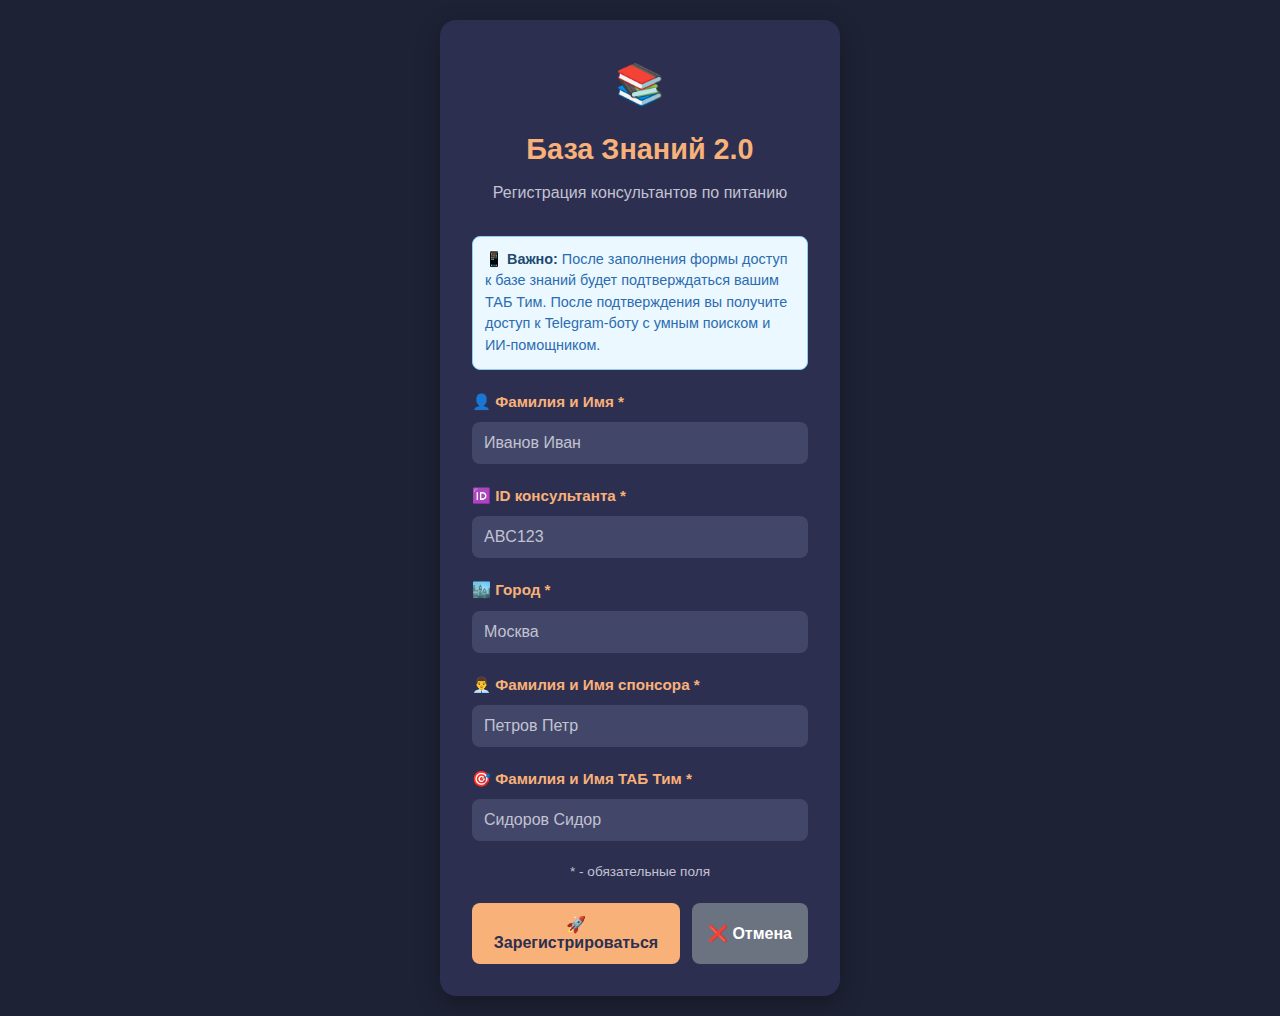
<file: forms/registration_external_css.html>
<!DOCTYPE html>
<html lang="ru">
<head>
    <meta charset="UTF-8">
    <meta name="viewport" content="width=device-width, initial-scale=1.0">
    <title>База Знаний 2.0 - Регистрация</title>
    <meta name="telegram-web-app-theme-color" content="#1e2235">
    <meta name="telegram-web-app-header-color" content="#f9b17a">
    <script src="https://telegram.org/js/telegram-web-app.js"></script>
    
    <!-- БЗ 2.0 ВНЕШНИЙ CSS ФАЙЛ -->
    <link rel="stylesheet" href="../assets/css/bz2-common.css">
</head>
<body>
    <div class="container">
        <div class="header">
            <div class="logo">📚</div>
            <h1 class="title">База Знаний 2.0</h1>
            <p class="subtitle">Регистрация консультантов по питанию</p>
        </div>

        <div class="telegram-note">
            <strong>📱 Важно:</strong> После заполнения формы доступ к базе знаний будет подтверждаться вашим ТАБ Тим. После подтверждения вы получите доступ к Telegram-боту с умным поиском и ИИ-помощником.
        </div>

        <form id="registrationForm">
            <div class="form-group">
                <label for="fullName">👤 Фамилия и Имя *</label>
                <input type="text" id="fullName" name="fullName" required 
                       maxlength="100" pattern="^[А-Яа-яЁё\s-]+$"
                       placeholder="Иванов Иван">
            </div>

            <div class="form-group">
                <label for="consultantId">🆔 ID консультанта *</label>
                <input type="text" id="consultantId" name="consultantId" required 
                       pattern="^[A-Z0-9]+$" maxlength="20"
                       placeholder="ABC123">
            </div>

            <div class="form-group">
                <label for="city">🏙️ Город *</label>
                <input type="text" id="city" name="city" required maxlength="100"
                       placeholder="Москва">
            </div>

            <div class="form-group">
                <label for="sponsor">👨‍💼 Фамилия и Имя спонсора *</label>
                <input type="text" id="sponsor" name="sponsor" required 
                       pattern="^[А-Яа-яЁё\s-]+$" maxlength="100"
                       placeholder="Петров Петр">
            </div>

            <div class="form-group">
                <label for="tabTeam">🎯 Фамилия и Имя ТАБ Тим *</label>
                <input type="text" id="tabTeam" name="tabTeam" required 
                       pattern="^[А-Яа-яЁё\s-]+$" maxlength="100"
                       placeholder="Сидоров Сидор">
            </div>

            <div class="required-note">* - обязательные поля</div>

            <div class="button-group">
                <button type="submit" class="submit-btn" id="submitBtn">
                    🚀 Зарегистрироваться
                </button>
                <button type="button" class="cancel-btn" id="cancelBtn">
                    ❌ Отмена
                </button>
            </div>
        </form>

        <div id="result" class="result"></div>
    </div>

    <script>
        const WEBHOOK_URL = 'https://n8napps.online/webhook/bz2-user-registration';
        
        // Инициализация Telegram WebApp
        let tg = window.Telegram?.WebApp;
        let user = tg?.initDataUnsafe?.user;
        
        // Настройка Telegram WebApp
        if (tg) {
            tg.ready();
            tg.expand();
            tg.enableClosingConfirmation();
        }
        
        // Обработчик кнопки отмены
        document.getElementById('cancelBtn').addEventListener('click', function() {
            if (tg) {
                tg.close();
            } else {
                window.history.back();
            }
        });
        
        // Автоматическое заполнение данных если доступно
        if (user) {
            console.log('📱 Telegram пользователь:', user);
        }
        
        document.getElementById('registrationForm').addEventListener('submit', async function(e) {
            e.preventDefault();
            
            const submitBtn = document.getElementById('submitBtn');
            const result = document.getElementById('result');
            
            // Проверка Telegram WebApp
            if (!user?.id) {
                result.className = 'result error';
                result.innerHTML = '<strong>❌ Ошибка:</strong> Форма должна открываться из Telegram бота';
                result.style.display = 'block';
                return;
            }
            
            // Подготовка UI
            submitBtn.disabled = true;
            submitBtn.innerHTML = '<span class="loading"></span>Отправляем...';
            result.style.display = 'none';
            
            // Сбор данных формы (соответствует схеме BZ2_User_Registration)
            const formData = {
                fullname: document.getElementById('fullName').value.trim(),
                id: document.getElementById('consultantId').value.trim().toUpperCase(),
                city: document.getElementById('city').value.trim(),
                sponsor: document.getElementById('sponsor').value.trim(),
                tab: document.getElementById('tabTeam').value.trim(),
                tgid: user.id,
                username: user.username || null
            };

            console.log('📤 Отправляем данные регистрации:', formData);

            try {
                const response = await fetch(WEBHOOK_URL, {
                    method: 'POST',
                    headers: {
                        'Content-Type': 'application/json',
                    },
                    body: JSON.stringify(formData)
                });

                console.log(`📊 Response status: ${response.status}`);
                const data = await response.json();
                console.log('📥 Ответ сервера:', data);

                if (response.ok && data.success) {
                    result.className = 'result success';
                    result.innerHTML = `
                        <strong>✅ Регистрация отправлена!</strong><br><br>
                        👤 ${formData.fullname}<br>
                        🆔 ID: ${formData.id}<br>
                        🏙️ ${formData.city}<br>
                        🎯 ТАБ Тим: ${formData.tab}<br><br>
                        <strong>⏳ Ожидайте подтверждения</strong><br>
                        Ваш ТАБ Тим получит уведомление и подтвердит доступ к базе знаний.
                    `;
                    
                    // Очистка формы после успешной регистрации
                    document.getElementById('registrationForm').reset();
                    
                    // Уведомление Telegram WebApp о успехе
                    if (tg) {
                        tg.showAlert('✅ Регистрация отправлена! Ожидайте подтверждения от ТАБ Тим.');
                    }
                    
                } else {
                    throw new Error(data.message || 'Неизвестная ошибка сервера');
                }

            } catch (error) {
                console.error('❌ Ошибка регистрации:', error);
                result.className = 'result error';
                result.innerHTML = `
                    <strong>❌ Ошибка регистрации</strong><br>
                    ${error.message}<br><br>
                    Проверьте введенные данные и попробуйте снова.
                `;
                
                // Уведомление Telegram WebApp об ошибке
                if (tg) {
                    tg.showAlert('❌ Ошибка регистрации: ' + error.message);
                }
                
            } finally {
                // Восстановление UI
                submitBtn.disabled = false;
                submitBtn.innerHTML = '🚀 Зарегистрироваться';
                result.style.display = 'block';
                
                // Прокрутка к результату
                result.scrollIntoView({ behavior: 'smooth', block: 'nearest' });
            }
        });

        // Автоматическое преобразование Consultant ID в верхний регистр
        document.getElementById('consultantId').addEventListener('input', function(e) {
            e.target.value = e.target.value.toUpperCase();
        });

        console.log('📚 Форма регистрации БЗ 2.0 загружена (внешний CSS)');
        console.log('📡 Webhook URL:', WEBHOOK_URL);
        console.log('📱 Telegram WebApp:', !!user ? 'инициализирован' : 'недоступен');
    </script>
</body>
</html>
</file>
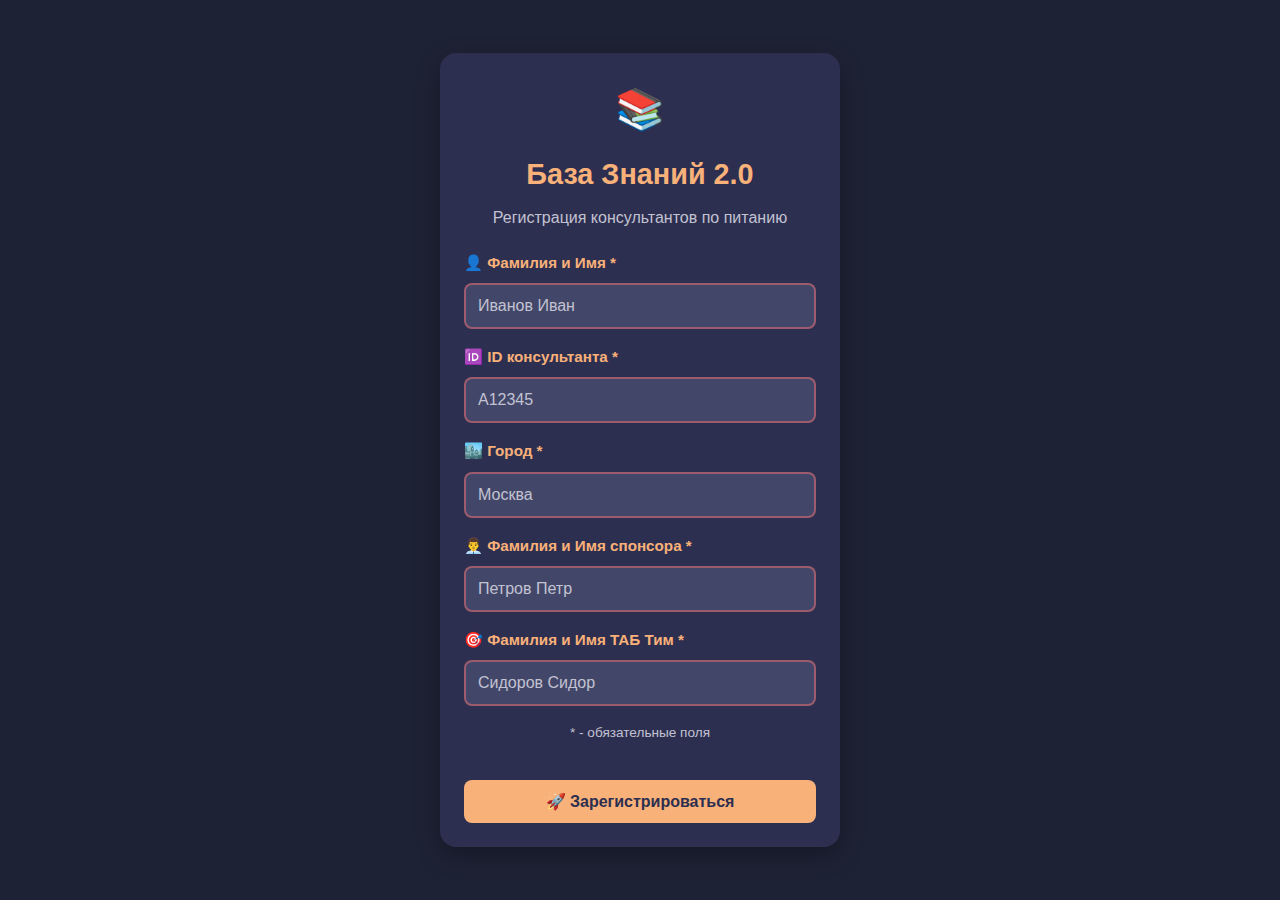
<file: forms/registration_form_fixed.html>
<!DOCTYPE html>
<html lang="ru">
<head>
    <meta charset="UTF-8">
    <meta name="viewport" content="width=device-width, initial-scale=1.0">
    <title>База Знаний 2.0 - Регистрация</title>
    <meta name="telegram-web-app-theme-color" content="#1e2235">
    <meta name="telegram-web-app-header-color" content="#f9b17a">
    <script src="https://telegram.org/js/telegram-web-app.js"></script>
    
    <!-- БЗ 2.0 ВНЕШНИЙ CSS ФАЙЛ -->
    <link rel="stylesheet" href="../assets/css/bz2-common.css">
    
    <style>
        /* ОПТИМИЗАЦИЯ ДЛЯ ОДНОГО ЭКРАНА */
        body {
            padding: 10px; /* Уменьшен отступ */
        }
        
        .container {
            padding: 24px; /* Уменьшен padding */
        }
        
        .header {
            margin-bottom: 20px; /* Уменьшен отступ */
        }
        
        .form-group {
            margin-bottom: 16px; /* Уменьшен отступ между полями */
        }
        
        /* ОДНА КНОПКА НА ВСЮ ШИРИНУ */
        .submit-btn {
            width: 100%;
            margin-top: 20px;
        }
        
        .required-note {
            margin-bottom: 16px; /* Уменьшен отступ */
        }
        
        /* ВАЛИДАЦИЯ В РЕАЛЬНОМ ВРЕМЕНИ */
        .form-group input:invalid {
            border: 2px solid rgba(248, 113, 113, 0.5);
        }
        
        .form-group input:valid {
            border: 2px solid rgba(34, 197, 94, 0.3);
        }
        
        .validation-hint {
            font-size: 0.8rem;
            color: #c2c2d2;
            margin-top: 4px;
            display: none;
        }
        
        .form-group input:focus + .validation-hint {
            display: block;
        }
        
        /* АНИМАЦИЯ УСПЕШНОЙ РЕГИСТРАЦИИ */
        .success-animation {
            animation: successPulse 0.6s ease-in-out;
        }
        
        @keyframes successPulse {
            0% { transform: scale(1); }
            50% { transform: scale(1.02); }
            100% { transform: scale(1); }
        }
        
        /* СЧЕТЧИК ЗАКРЫТИЯ */
        .auto-close-timer {
            font-size: 0.9rem;
            color: #f9b17a;
            margin-top: 10px;
            text-align: center;
            font-weight: 500;
        }
    </style>
</head>
<body>
    <div class="container">
        <div class="header">
            <div class="logo">📚</div>
            <h1 class="title">База Знаний 2.0</h1>
            <p class="subtitle">Регистрация консультантов по питанию</p>
        </div>

        <form id="registrationForm">
            <div class="form-group">
                <label for="fullName">👤 Фамилия и Имя *</label>
                <input type="text" id="fullName" name="fullName" required 
                       pattern="^[А-Яа-яЁё]+\s[А-Яа-яЁё]+(\s[А-Яа-яЁё]+)?$"
                       title="Введите 2-3 слова на кириллице (например: Иванов Иван)"
                       placeholder="Иванов Иван">
                <div class="validation-hint">2-3 слова на кириллице</div>
            </div>

            <div class="form-group">
                <label for="consultantId">🆔 ID консультанта *</label>
                <input type="text" id="consultantId" name="consultantId" required 
                       pattern="^[A-Z0-9]+$" maxlength="20"
                       title="Заглавные латинские буквы и цифры в любом порядке"
                       placeholder="A12345">
                <div class="validation-hint">Латинские буквы и цифры (A12345, ABC123, 123ABC)</div>
            </div>

            <div class="form-group">
                <label for="city">🏙️ Город *</label>
                <input type="text" id="city" name="city" required 
                       pattern="^[А-Яа-яЁё\s-]{2,30}$"
                       title="2-30 символов на кириллице"
                       placeholder="Москва">
                <div class="validation-hint">2-30 символов на кириллице</div>
            </div>

            <div class="form-group">
                <label for="sponsor">👨‍💼 Фамилия и Имя спонсора *</label>
                <input type="text" id="sponsor" name="sponsor" required 
                       pattern="^[А-Яа-яЁё]+\s[А-Яа-яЁё]+(\s[А-Яа-яЁё]+)?$"
                       title="Введите 2-3 слова на кириллице (например: Петров Петр)"
                       placeholder="Петров Петр">
                <div class="validation-hint">2-3 слова на кириллице</div>
            </div>

            <div class="form-group">
                <label for="tabTeam">🎯 Фамилия и Имя ТАБ Тим *</label>
                <input type="text" id="tabTeam" name="tabTeam" required 
                       pattern="^[А-Яа-яЁё]+\s[А-Яа-яЁё]+(\s[А-Яа-яЁё]+)?$"
                       title="Введите 2-3 слова на кириллице (например: Сидоров Сидор)"
                       placeholder="Сидоров Сидор">
                <div class="validation-hint">2-3 слова на кириллице</div>
            </div>

            <div class="required-note">* - обязательные поля</div>

            <button type="submit" class="submit-btn" id="submitBtn">
                🚀 Зарегистрироваться
            </button>
        </form>

        <div id="result" class="result"></div>
    </div>

    <script>
        const WEBHOOK_URL = 'https://n8napps.online/webhook/bz2-user-registration';
        
        // Инициализация Telegram WebApp
        let tg = window.Telegram?.WebApp;
        let user = tg?.initDataUnsafe?.user;
        
        // Настройка Telegram WebApp
        if (tg) {
            tg.ready();
            tg.expand();
            tg.enableClosingConfirmation();
        }
        
        // Автоматическое заполнение данных если доступно
        if (user) {
            console.log('📱 Telegram пользователь:', user);
        }
        
        // ФУНКЦИЯ АВТОМАТИЧЕСКОГО ЗАКРЫТИЯ
        function autoCloseApp(seconds = 2) {
            let countdown = seconds;
            const timerDiv = document.createElement('div');
            timerDiv.className = 'auto-close-timer';
            timerDiv.innerHTML = `🔄 Форма закроется через ${countdown} сек...`;
            
            document.getElementById('result').appendChild(timerDiv);
            
            const timer = setInterval(() => {
                countdown--;
                timerDiv.innerHTML = `🔄 Форма закроется через ${countdown} сек...`;
                
                if (countdown <= 0) {
                    clearInterval(timer);
                    if (tg && tg.close) {
                        tg.close();
                    }
                }
            }, 1000);
        }
        
        document.getElementById('registrationForm').addEventListener('submit', async function(e) {
            e.preventDefault();
            
            const submitBtn = document.getElementById('submitBtn');
            const result = document.getElementById('result');
            
            // Проверка Telegram WebApp
            if (!user?.id) {
                result.className = 'result error';
                result.innerHTML = '<strong>❌ Ошибка:</strong> Форма должна открываться из Telegram бота';
                result.style.display = 'block';
                return;
            }
            
            // Подготовка UI
            submitBtn.disabled = true;
            submitBtn.innerHTML = '<span class="loading"></span>Отправляем...';
            result.style.display = 'none';
            
            // Сбор данных формы (соответствует схеме BZ2_User_Registration)
            const formData = {
                fullname: document.getElementById('fullName').value.trim(),
                id: document.getElementById('consultantId').value.trim().toUpperCase(),
                city: document.getElementById('city').value.trim(),
                sponsor: document.getElementById('sponsor').value.trim(),
                tab: document.getElementById('tabTeam').value.trim(),
                tgid: user.id, // Оставляем как число
                username: user.username || null
            };

            // Дополнительная валидация на стороне клиента
            const validationErrors = [];
            
            // Проверка ID консультанта (любая последовательность букв и цифр)
            if (!/^[A-Z0-9]+$/.test(formData.id)) {
                validationErrors.push('ID консультанта должен содержать только заглавные латинские буквы и цифры');
            }
            
            // Проверка ФИО (2-3 слова)
            if (!/^[А-Яа-яЁё]+\s[А-Яа-яЁё]+(\s[А-Яа-яЁё]+)?$/.test(formData.fullname)) {
                validationErrors.push('ФИО должно содержать 2-3 слова на кириллице');
            }
            
            // Проверка города
            if (!/^[А-Яа-яЁё\s-]{2,30}$/.test(formData.city)) {
                validationErrors.push('Город должен содержать 2-30 символов на кириллице');
            }
            
            // Проверка спонсора
            if (!/^[А-Яа-яЁё]+\s[А-Яа-яЁё]+(\s[А-Яа-яЁё]+)?$/.test(formData.sponsor)) {
                validationErrors.push('Спонсор должен содержать 2-3 слова на кириллице');
            }
            
            // Проверка ТАБ Тим
            if (!/^[А-Яа-яЁё]+\s[А-Яа-яЁё]+(\s[А-Яа-яЁё]+)?$/.test(formData.tab)) {
                validationErrors.push('ТАБ Тим должен содержать 2-3 слова на кириллице');
            }
            
            // Проверка Telegram ID (должно быть числом)
            if (!Number.isInteger(formData.tgid) || formData.tgid <= 0) {
                validationErrors.push('Некорректный Telegram ID');
            }
            
            // Если есть ошибки валидации
            if (validationErrors.length > 0) {
                result.className = 'result error';
                result.innerHTML = `
                    <strong>❌ Ошибки в заполнении:</strong><br>
                    ${validationErrors.map(error => `• ${error}`).join('<br>')}
                `;
                result.style.display = 'block';
                submitBtn.disabled = false;
                submitBtn.innerHTML = '🚀 Зарегистрироваться';
                return;
            }

            console.log('📤 Отправляем данные регистрации:', formData);

            try {
                const response = await fetch(WEBHOOK_URL, {
                    method: 'POST',
                    headers: {
                        'Content-Type': 'application/json',
                    },
                    body: JSON.stringify(formData)
                });

                console.log(`📊 Response status: ${response.status}`);
                const data = await response.json();
                console.log('📥 Ответ сервера:', data);

                if (response.ok && data.success) {
                    // УСПЕШНАЯ РЕГИСТРАЦИЯ - ТОЛЬКО СООБЩЕНИЕ ВНИЗУ
                    result.className = 'result success success-animation';
                    result.innerHTML = `
                        <strong>✅ Регистрация отправлена!</strong><br><br>
                        👤 ${formData.fullname}<br>
                        🆔 ID: ${formData.id}<br>
                        🏙️ ${formData.city}<br>
                        🎯 ТАБ Тим: ${formData.tab}<br><br>
                        <strong>⏳ Ожидайте подтверждения</strong><br>
                        Ваш ТАБ Тим получит уведомление и подтвердит доступ к базе знаний.
                    `;
                    
                    // Очистка формы после успешной регистрации
                    document.getElementById('registrationForm').reset();
                    
                    // АВТОМАТИЧЕСКОЕ ЗАКРЫТИЕ ЧЕРЕЗ 2 СЕКУНДЫ
                    autoCloseApp(2);
                    
                } else {
                    throw new Error(data.message || 'Неизвестная ошибка сервера');
                }

            } catch (error) {
                console.error('❌ Ошибка регистрации:', error);
                result.className = 'result error';
                result.innerHTML = `
                    <strong>❌ Ошибка регистрации</strong><br>
                    ${error.message}<br><br>
                    Проверьте введенные данные и попробуйте снова.
                `;
                
                // ПРИ ОШИБКЕ НЕ ЗАКРЫВАЕМ ФОРМУ - ПОЛЬЗОВАТЕЛЬ МОЖЕТ ИСПРАВИТЬ
                console.log('💡 Форма остается открытой для исправления ошибок');
                
            } finally {
                // Восстановление UI
                submitBtn.disabled = false;
                submitBtn.innerHTML = '🚀 Зарегистрироваться';
                result.style.display = 'block';
                
                // Прокрутка к результату
                result.scrollIntoView({ behavior: 'smooth', block: 'nearest' });
            }
        });

        // Автоматическое преобразование Consultant ID в верхний регистр
        document.getElementById('consultantId').addEventListener('input', function(e) {
            e.target.value = e.target.value.toUpperCase();
        });

        console.log('📚 Форма регистрации БЗ 2.0 загружена (ИСПРАВЛЕННАЯ UX v3)');
        console.log('📡 Webhook URL:', WEBHOOK_URL);
        console.log('📱 Telegram WebApp:', !!user ? 'инициализирован' : 'недоступен');
        console.log('🎯 UX: Убраны модальные окна, добавлено автозакрытие');
    </script>
</body>
</html>
</file>
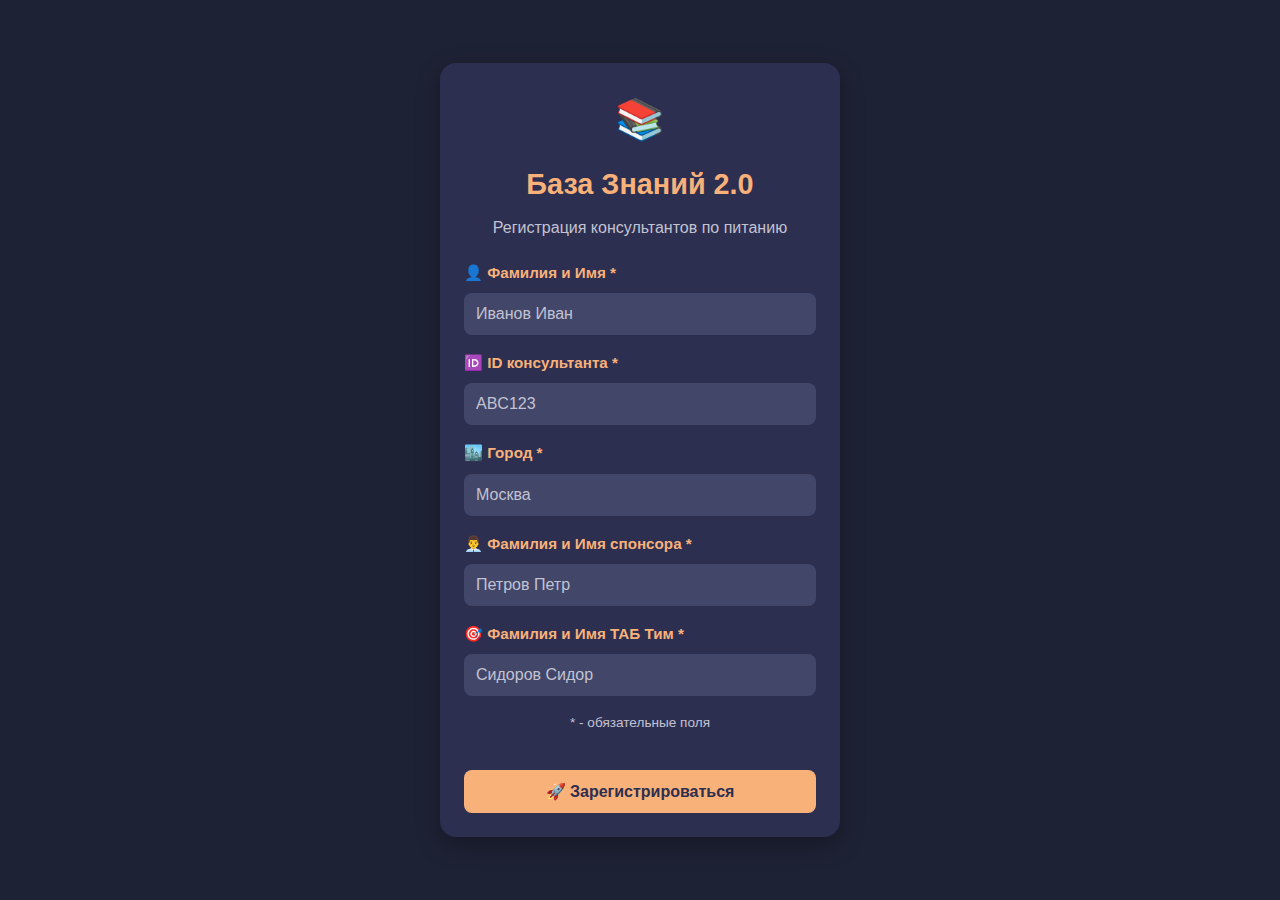
<file: forms/registration_optimized.html>
<!DOCTYPE html>
<html lang="ru">
<head>
    <meta charset="UTF-8">
    <meta name="viewport" content="width=device-width, initial-scale=1.0">
    <title>База Знаний 2.0 - Регистрация</title>
    <meta name="telegram-web-app-theme-color" content="#1e2235">
    <meta name="telegram-web-app-header-color" content="#f9b17a">
    <script src="https://telegram.org/js/telegram-web-app.js"></script>
    
    <!-- БЗ 2.0 ВНЕШНИЙ CSS ФАЙЛ -->
    <link rel="stylesheet" href="../assets/css/bz2-common.css">
    
    <style>
        /* ОПТИМИЗАЦИЯ ДЛЯ ОДНОГО ЭКРАНА */
        body {
            padding: 10px; /* Уменьшен отступ */
        }
        
        .container {
            padding: 24px; /* Уменьшен padding */
        }
        
        .header {
            margin-bottom: 20px; /* Уменьшен отступ */
        }
        
        .form-group {
            margin-bottom: 16px; /* Уменьшен отступ между полями */
        }
        
        /* ОДНА КНОПКА НА ВСЮ ШИРИНУ */
        .submit-btn {
            width: 100%;
            margin-top: 20px;
        }
        
        .required-note {
            margin-bottom: 16px; /* Уменьшен отступ */
        }
    </style>
</head>
<body>
    <div class="container">
        <div class="header">
            <div class="logo">📚</div>
            <h1 class="title">База Знаний 2.0</h1>
            <p class="subtitle">Регистрация консультантов по питанию</p>
        </div>

        <form id="registrationForm">
            <div class="form-group">
                <label for="fullName">👤 Фамилия и Имя *</label>
                <input type="text" id="fullName" name="fullName" required 
                       maxlength="100" pattern="^[А-Яа-яЁё\s-]+$"
                       placeholder="Иванов Иван">
            </div>

            <div class="form-group">
                <label for="consultantId">🆔 ID консультанта *</label>
                <input type="text" id="consultantId" name="consultantId" required 
                       pattern="^[A-Z0-9]+$" maxlength="20"
                       placeholder="ABC123">
            </div>

            <div class="form-group">
                <label for="city">🏙️ Город *</label>
                <input type="text" id="city" name="city" required maxlength="100"
                       placeholder="Москва">
            </div>

            <div class="form-group">
                <label for="sponsor">👨‍💼 Фамилия и Имя спонсора *</label>
                <input type="text" id="sponsor" name="sponsor" required 
                       pattern="^[А-Яа-яЁё\s-]+$" maxlength="100"
                       placeholder="Петров Петр">
            </div>

            <div class="form-group">
                <label for="tabTeam">🎯 Фамилия и Имя ТАБ Тим *</label>
                <input type="text" id="tabTeam" name="tabTeam" required 
                       pattern="^[А-Яа-яЁё\s-]+$" maxlength="100"
                       placeholder="Сидоров Сидор">
            </div>

            <div class="required-note">* - обязательные поля</div>

            <button type="submit" class="submit-btn" id="submitBtn">
                🚀 Зарегистрироваться
            </button>
        </form>

        <div id="result" class="result"></div>
    </div>

    <script>
        const WEBHOOK_URL = 'https://n8napps.online/webhook/bz2-user-registration';
        
        // Инициализация Telegram WebApp
        let tg = window.Telegram?.WebApp;
        let user = tg?.initDataUnsafe?.user;
        
        // Настройка Telegram WebApp
        if (tg) {
            tg.ready();
            tg.expand();
            tg.enableClosingConfirmation();
        }
        
        // Автоматическое заполнение данных если доступно
        if (user) {
            console.log('📱 Telegram пользователь:', user);
        }
        
        document.getElementById('registrationForm').addEventListener('submit', async function(e) {
            e.preventDefault();
            
            const submitBtn = document.getElementById('submitBtn');
            const result = document.getElementById('result');
            
            // Проверка Telegram WebApp
            if (!user?.id) {
                result.className = 'result error';
                result.innerHTML = '<strong>❌ Ошибка:</strong> Форма должна открываться из Telegram бота';
                result.style.display = 'block';
                return;
            }
            
            // Подготовка UI
            submitBtn.disabled = true;
            submitBtn.innerHTML = '<span class="loading"></span>Отправляем...';
            result.style.display = 'none';
            
            // Сбор данных формы (соответствует схеме BZ2_User_Registration)
            const formData = {
                fullname: document.getElementById('fullName').value.trim(),
                id: document.getElementById('consultantId').value.trim().toUpperCase(),
                city: document.getElementById('city').value.trim(),
                sponsor: document.getElementById('sponsor').value.trim(),
                tab: document.getElementById('tabTeam').value.trim(),
                tgid: user.id,
                username: user.username || null
            };

            console.log('📤 Отправляем данные регистрации:', formData);

            try {
                const response = await fetch(WEBHOOK_URL, {
                    method: 'POST',
                    headers: {
                        'Content-Type': 'application/json',
                    },
                    body: JSON.stringify(formData)
                });

                console.log(`📊 Response status: ${response.status}`);
                const data = await response.json();
                console.log('📥 Ответ сервера:', data);

                if (response.ok && data.success) {
                    result.className = 'result success';
                    result.innerHTML = `
                        <strong>✅ Регистрация отправлена!</strong><br><br>
                        👤 ${formData.fullname}<br>
                        🆔 ID: ${formData.id}<br>
                        🏙️ ${formData.city}<br>
                        🎯 ТАБ Тим: ${formData.tab}<br><br>
                        <strong>⏳ Ожидайте подтверждения</strong><br>
                        Ваш ТАБ Тим получит уведомление и подтвердит доступ к базе знаний.
                    `;
                    
                    // Очистка формы после успешной регистрации
                    document.getElementById('registrationForm').reset();
                    
                    // Уведомление Telegram WebApp о успехе
                    if (tg) {
                        tg.showAlert('✅ Регистрация отправлена! Ожидайте подтверждения от ТАБ Тим.');
                    }
                    
                } else {
                    throw new Error(data.message || 'Неизвестная ошибка сервера');
                }

            } catch (error) {
                console.error('❌ Ошибка регистрации:', error);
                result.className = 'result error';
                result.innerHTML = `
                    <strong>❌ Ошибка регистрации</strong><br>
                    ${error.message}<br><br>
                    Проверьте введенные данные и попробуйте снова.
                `;
                
                // Уведомление Telegram WebApp об ошибке
                if (tg) {
                    tg.showAlert('❌ Ошибка регистрации: ' + error.message);
                }
                
            } finally {
                // Восстановление UI
                submitBtn.disabled = false;
                submitBtn.innerHTML = '🚀 Зарегистрироваться';
                result.style.display = 'block';
                
                // Прокрутка к результату
                result.scrollIntoView({ behavior: 'smooth', block: 'nearest' });
            }
        });

        // Автоматическое преобразование Consultant ID в верхний регистр
        document.getElementById('consultantId').addEventListener('input', function(e) {
            e.target.value = e.target.value.toUpperCase();
        });

        console.log('📚 Форма регистрации БЗ 2.0 загружена (ОПТИМИЗИРОВАННАЯ)');
        console.log('📡 Webhook URL:', WEBHOOK_URL);
        console.log('📱 Telegram WebApp:', !!user ? 'инициализирован' : 'недоступен');
    </script>
</body>
</html>
</file>
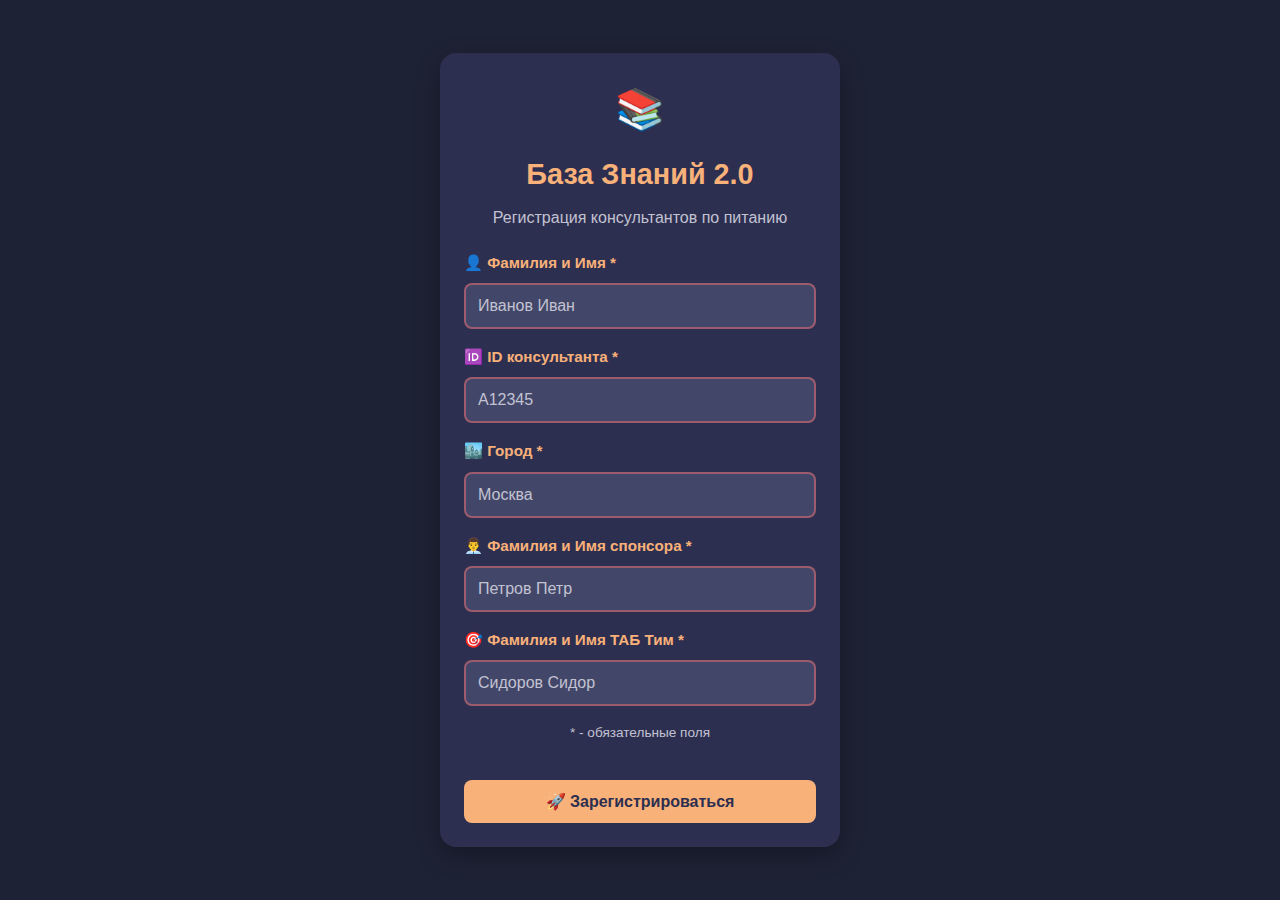
<file: forms/registration_optimized2.html>
<!DOCTYPE html>
<html lang="ru">
<head>
    <meta charset="UTF-8">
    <meta name="viewport" content="width=device-width, initial-scale=1.0">
    <title>База Знаний 2.0 - Регистрация</title>
    <meta name="telegram-web-app-theme-color" content="#1e2235">
    <meta name="telegram-web-app-header-color" content="#f9b17a">
    <script src="https://telegram.org/js/telegram-web-app.js"></script>
    
    <!-- БЗ 2.0 ВНЕШНИЙ CSS ФАЙЛ -->
    <link rel="stylesheet" href="../assets/css/bz2-common.css">
    
    <style>
        /* ОПТИМИЗАЦИЯ ДЛЯ ОДНОГО ЭКРАНА */
        body {
            padding: 10px; /* Уменьшен отступ */
        }
        
        .container {
            padding: 24px; /* Уменьшен padding */
        }
        
        .header {
            margin-bottom: 20px; /* Уменьшен отступ */
        }
        
        .form-group {
            margin-bottom: 16px; /* Уменьшен отступ между полями */
        }
        
        /* ОДНА КНОПКА НА ВСЮ ШИРИНУ */
        .submit-btn {
            width: 100%;
            margin-top: 20px;
        }
        
        .required-note {
            margin-bottom: 16px; /* Уменьшен отступ */
        }
        
        /* ВАЛИДАЦИЯ В РЕАЛЬНОМ ВРЕМЕНИ */
        .form-group input:invalid {
            border: 2px solid rgba(248, 113, 113, 0.5);
        }
        
        .form-group input:valid {
            border: 2px solid rgba(34, 197, 94, 0.3);
        }
        
        .validation-hint {
            font-size: 0.8rem;
            color: #c2c2d2;
            margin-top: 4px;
            display: none;
        }
        
        .form-group input:focus + .validation-hint {
            display: block;
        }
    </style>
</head>
<body>
    <div class="container">
        <div class="header">
            <div class="logo">📚</div>
            <h1 class="title">База Знаний 2.0</h1>
            <p class="subtitle">Регистрация консультантов по питанию</p>
        </div>

        <form id="registrationForm">
            <div class="form-group">
                <label for="fullName">👤 Фамилия и Имя *</label>
                <input type="text" id="fullName" name="fullName" required 
                       pattern="^[А-Яа-яЁё]+\s[А-Яа-яЁё]+(\s[А-Яа-яЁё]+)?$"
                       title="Введите 2-3 слова на кириллице (например: Иванов Иван)"
                       placeholder="Иванов Иван">
                <div class="validation-hint">2-3 слова на кириллице</div>
            </div>

            <div class="form-group">
                <label for="consultantId">🆔 ID консультанта *</label>
                <input type="text" id="consultantId" name="consultantId" required 
                       pattern="^[A-Z0-9]+$" maxlength="20"
                       title="Заглавные латинские буквы и цифры в любом порядке"
                       placeholder="A12345">
                <div class="validation-hint">Латинские буквы и цифры (A12345, ABC123, 123ABC)</div>
            </div>

            <div class="form-group">
                <label for="city">🏙️ Город *</label>
                <input type="text" id="city" name="city" required 
                       pattern="^[А-Яа-яЁё\s-]{2,30}$"
                       title="2-30 символов на кириллице"
                       placeholder="Москва">
                <div class="validation-hint">2-30 символов на кириллице</div>
            </div>

            <div class="form-group">
                <label for="sponsor">👨‍💼 Фамилия и Имя спонсора *</label>
                <input type="text" id="sponsor" name="sponsor" required 
                       pattern="^[А-Яа-яЁё]+\s[А-Яа-яЁё]+(\s[А-Яа-яЁё]+)?$"
                       title="Введите 2-3 слова на кириллице (например: Петров Петр)"
                       placeholder="Петров Петр">
                <div class="validation-hint">2-3 слова на кириллице</div>
            </div>

            <div class="form-group">
                <label for="tabTeam">🎯 Фамилия и Имя ТАБ Тим *</label>
                <input type="text" id="tabTeam" name="tabTeam" required 
                       pattern="^[А-Яа-яЁё]+\s[А-Яа-яЁё]+(\s[А-Яа-яЁё]+)?$"
                       title="Введите 2-3 слова на кириллице (например: Сидоров Сидор)"
                       placeholder="Сидоров Сидор">
                <div class="validation-hint">2-3 слова на кириллице</div>
            </div>

            <div class="required-note">* - обязательные поля</div>

            <button type="submit" class="submit-btn" id="submitBtn">
                🚀 Зарегистрироваться
            </button>
        </form>

        <div id="result" class="result"></div>
    </div>

    <script>
        const WEBHOOK_URL = 'https://n8napps.online/webhook/bz2-user-registration';
        
        // Инициализация Telegram WebApp
        let tg = window.Telegram?.WebApp;
        let user = tg?.initDataUnsafe?.user;
        
        // Настройка Telegram WebApp
        if (tg) {
            tg.ready();
            tg.expand();
            tg.enableClosingConfirmation();
        }
        
        // Автоматическое заполнение данных если доступно
        if (user) {
            console.log('📱 Telegram пользователь:', user);
        }
        
        document.getElementById('registrationForm').addEventListener('submit', async function(e) {
            e.preventDefault();
            
            const submitBtn = document.getElementById('submitBtn');
            const result = document.getElementById('result');
            
            // Проверка Telegram WebApp
            if (!user?.id) {
                result.className = 'result error';
                result.innerHTML = '<strong>❌ Ошибка:</strong> Форма должна открываться из Telegram бота';
                result.style.display = 'block';
                return;
            }
            
            // Подготовка UI
            submitBtn.disabled = true;
            submitBtn.innerHTML = '<span class="loading"></span>Отправляем...';
            result.style.display = 'none';
            
            // Сбор данных формы (соответствует схеме BZ2_User_Registration)
            const formData = {
                fullname: document.getElementById('fullName').value.trim(),
                id: document.getElementById('consultantId').value.trim().toUpperCase(),
                city: document.getElementById('city').value.trim(),
                sponsor: document.getElementById('sponsor').value.trim(),
                tab: document.getElementById('tabTeam').value.trim(),
                tgid: user.id, // Оставляем как число
                username: user.username || null
            };

            // Дополнительная валидация на стороне клиента
            const validationErrors = [];
            
            // Проверка ID консультанта (любая последовательность букв и цифр)
            if (!/^[A-Z0-9]+$/.test(formData.id)) {
                validationErrors.push('ID консультанта должен содержать только заглавные латинские буквы и цифры');
            }
            
            // Проверка ФИО (2-3 слова)
            if (!/^[А-Яа-яЁё]+\s[А-Яа-яЁё]+(\s[А-Яа-яЁё]+)?$/.test(formData.fullname)) {
                validationErrors.push('ФИО должно содержать 2-3 слова на кириллице');
            }
            
            // Проверка города
            if (!/^[А-Яа-яЁё\s-]{2,30}$/.test(formData.city)) {
                validationErrors.push('Город должен содержать 2-30 символов на кириллице');
            }
            
            // Проверка спонсора
            if (!/^[А-Яа-яЁё]+\s[А-Яа-яЁё]+(\s[А-Яа-яЁё]+)?$/.test(formData.sponsor)) {
                validationErrors.push('Спонсор должен содержать 2-3 слова на кириллице');
            }
            
            // Проверка ТАБ Тим
            if (!/^[А-Яа-яЁё]+\s[А-Яа-яЁё]+(\s[А-Яа-яЁё]+)?$/.test(formData.tab)) {
                validationErrors.push('ТАБ Тим должен содержать 2-3 слова на кириллице');
            }
            
            // Проверка Telegram ID (должно быть числом)
            if (!Number.isInteger(formData.tgid) || formData.tgid <= 0) {
                validationErrors.push('Некорректный Telegram ID');
            }
            
            // Если есть ошибки валидации
            if (validationErrors.length > 0) {
                result.className = 'result error';
                result.innerHTML = `
                    <strong>❌ Ошибки в заполнении:</strong><br>
                    ${validationErrors.map(error => `• ${error}`).join('<br>')}
                `;
                result.style.display = 'block';
                submitBtn.disabled = false;
                submitBtn.innerHTML = '🚀 Зарегистрироваться';
                return;
            }

            console.log('📤 Отправляем данные регистрации:', formData);

            try {
                const response = await fetch(WEBHOOK_URL, {
                    method: 'POST',
                    headers: {
                        'Content-Type': 'application/json',
                    },
                    body: JSON.stringify(formData)
                });

                console.log(`📊 Response status: ${response.status}`);
                const data = await response.json();
                console.log('📥 Ответ сервера:', data);

                if (response.ok && data.success) {
                    result.className = 'result success';
                    result.innerHTML = `
                        <strong>✅ Регистрация отправлена!</strong><br><br>
                        👤 ${formData.fullname}<br>
                        🆔 ID: ${formData.id}<br>
                        🏙️ ${formData.city}<br>
                        🎯 ТАБ Тим: ${formData.tab}<br><br>
                        <strong>⏳ Ожидайте подтверждения</strong><br>
                        Ваш ТАБ Тим получит уведомление и подтвердит доступ к базе знаний.
                    `;
                    
                    // Очистка формы после успешной регистрации
                    document.getElementById('registrationForm').reset();
                    
                    // Уведомление Telegram WebApp о успехе
                    if (tg) {
                        tg.showAlert('✅ Регистрация отправлена! Ожидайте подтверждения от ТАБ Тим.');
                    }
                    
                } else {
                    throw new Error(data.message || 'Неизвестная ошибка сервера');
                }

            } catch (error) {
                console.error('❌ Ошибка регистрации:', error);
                result.className = 'result error';
                result.innerHTML = `
                    <strong>❌ Ошибка регистрации</strong><br>
                    ${error.message}<br><br>
                    Проверьте введенные данные и попробуйте снова.
                `;
                
                // Уведомление Telegram WebApp об ошибке
                if (tg) {
                    tg.showAlert('❌ Ошибка регистрации: ' + error.message);
                }
                
            } finally {
                // Восстановление UI
                submitBtn.disabled = false;
                submitBtn.innerHTML = '🚀 Зарегистрироваться';
                result.style.display = 'block';
                
                // Прокрутка к результату
                result.scrollIntoView({ behavior: 'smooth', block: 'nearest' });
            }
        });

        // Автоматическое преобразование Consultant ID в верхний регистр
        document.getElementById('consultantId').addEventListener('input', function(e) {
            e.target.value = e.target.value.toUpperCase();
        });

        console.log('📚 Форма регистрации БЗ 2.0 загружена (ИСПРАВЛЕННАЯ ВАЛИДАЦИЯ v2)');
        console.log('📡 Webhook URL:', WEBHOOK_URL);
        console.log('📱 Telegram WebApp:', !!user ? 'инициализирован' : 'недоступен');
    </script>
</body>
</html>
</file>
<file: assets/css/bz2-common.css>
/* ===================================
   БЗ 2.0 Common Styles
   Извлечено из оригинальной формы регистрации
   =================================== */

* {
    margin: 0;
    padding: 0;
    box-sizing: border-box;
}

body {
    font-family: 'Raleway', -apple-system, BlinkMacSystemFont, sans-serif;
    background-color: #1e2235;
    min-height: 100vh;
    padding: 20px;
    line-height: 1.6;
    margin: 0;
    display: flex;
    justify-content: center;
    align-items: center;
}

.container {
    max-width: 400px;
    width: 100%;
    background-color: #2d2f50;
    border-radius: 16px;
    padding: 32px;
    box-shadow: 0 8px 24px rgba(0, 0, 0, 0.3);
    box-sizing: border-box;
}

.header {
    text-align: center;
    margin-bottom: 30px;
}

.logo {
    font-size: 2.5rem;
    margin-bottom: 10px;
}

.title {
    color: #f9b17a;
    font-size: 1.8rem;
    font-weight: 700;
    margin-bottom: 8px;
    text-align: center;
}

.subtitle {
    color: #c2c2d2;
    font-size: 1rem;
    margin-bottom: 20px;
    text-align: center;
}

.form-group {
    margin-bottom: 20px;
}

.form-group label {
    display: block;
    color: #f9b17a;
    font-weight: 600;
    margin-bottom: 8px;
    font-size: 0.95rem;
}

.form-group input, .form-group select {
    width: 100%;
    padding: 12px;
    background-color: #424769;
    border: none;
    border-radius: 8px;
    color: #ffffff;
    font-size: 16px;
    transition: all 0.3s ease;
    box-sizing: border-box;
}

.form-group input:focus, .form-group select:focus {
    outline: none;
    background-color: #4a5082;
    box-shadow: 0 0 0 2px rgba(249, 177, 122, 0.3);
}

.form-group input::placeholder {
    color: #c2c2d2;
}

.button-group {
    display: flex;
    gap: 12px;
    margin-top: 20px;
}

.submit-btn {
    flex: 1;
    background-color: #f9b17a;
    color: #2d2f50;
    border: none;
    padding: 12px;
    border-radius: 8px;
    font-size: 16px;
    font-weight: 700;
    cursor: pointer;
    transition: all 0.3s ease;
}

.submit-btn:hover {
    background-color: #e09858;
    transform: translateY(-1px);
}

.submit-btn:active {
    transform: translateY(0);
}

.submit-btn:disabled {
    background-color: #6b7280;
    cursor: not-allowed;
    transform: none;
}

.cancel-btn {
    flex: 0 0 auto;
    background-color: #6b7280;
    color: #ffffff;
    border: none;
    padding: 12px 16px;
    border-radius: 8px;
    font-size: 16px;
    font-weight: 600;
    cursor: pointer;
    transition: all 0.3s ease;
}

.cancel-btn:hover {
    background-color: #5a6470;
    transform: translateY(-1px);
}

.cancel-btn:active {
    transform: translateY(0);
}

.result {
    margin-top: 20px;
    padding: 16px;
    border-radius: 12px;
    display: none;
}

.result.success {
    background: #f0fff4;
    border: 2px solid #68d391;
    color: #22543d;
}

.result.error {
    background: #fed7d7;
    border: 2px solid #fc8181;
    color: #742a2a;
}

.loading {
    display: inline-block;
    width: 20px;
    height: 20px;
    border: 3px solid #ffffff;
    border-radius: 50%;
    border-top-color: transparent;
    animation: spin 1s ease-in-out infinite;
    margin-right: 10px;
}

@keyframes spin {
    to { transform: rotate(360deg); }
}

.telegram-note {
    background: #ebf8ff;
    border: 1px solid #90cdf4;
    border-radius: 8px;
    padding: 12px;
    margin-bottom: 20px;
    font-size: 0.9rem;
    color: #2b6cb0;
    line-height: 1.5;
}

.telegram-note strong {
    color: #1e4a72;
}

.required-note {
    color: #c2c2d2;
    font-size: 0.85rem;
    text-align: center;
    margin-bottom: 20px;
}

@media (max-width: 600px) {
    .container {
        margin: 10px;
        padding: 30px 20px;
    }
    
    .title {
        font-size: 1.5rem;
    }

    .button-group {
        flex-direction: column;
    }

    .cancel-btn {
        flex: 1;
    }
}
</file>
